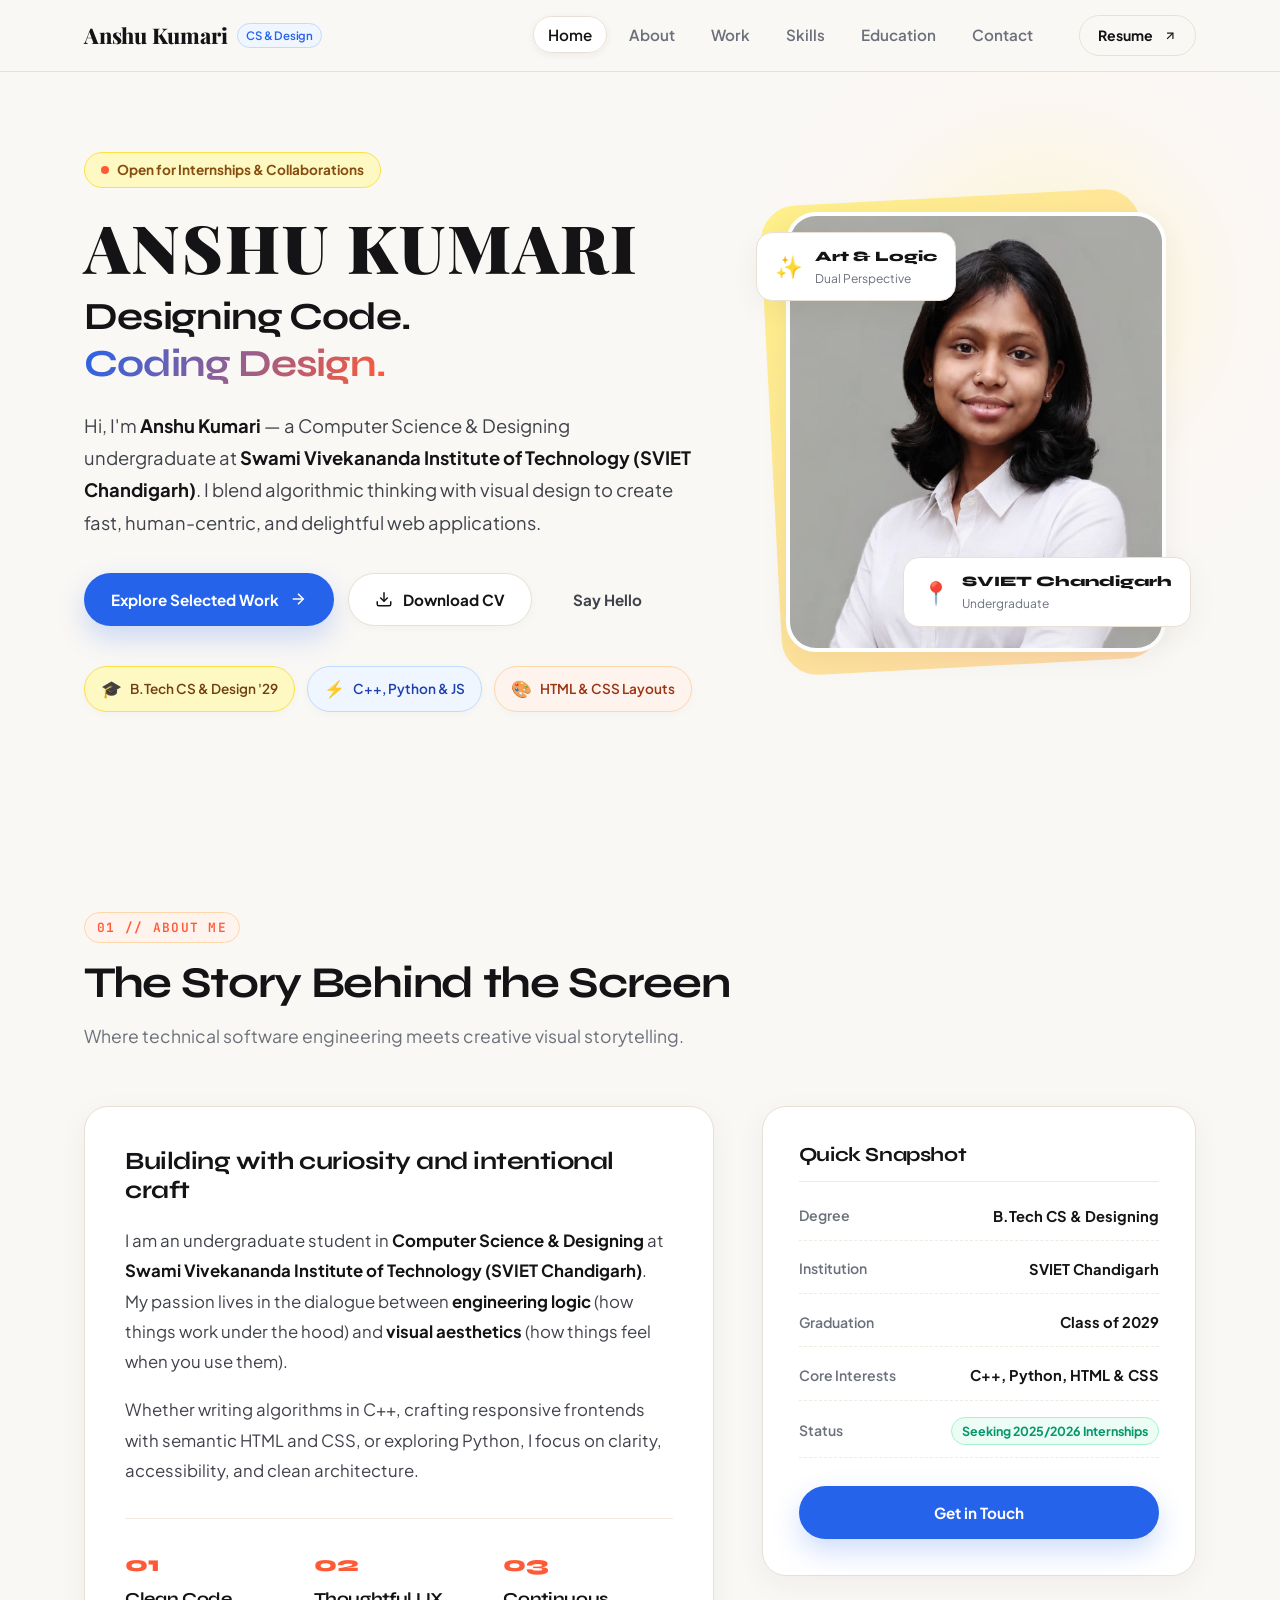
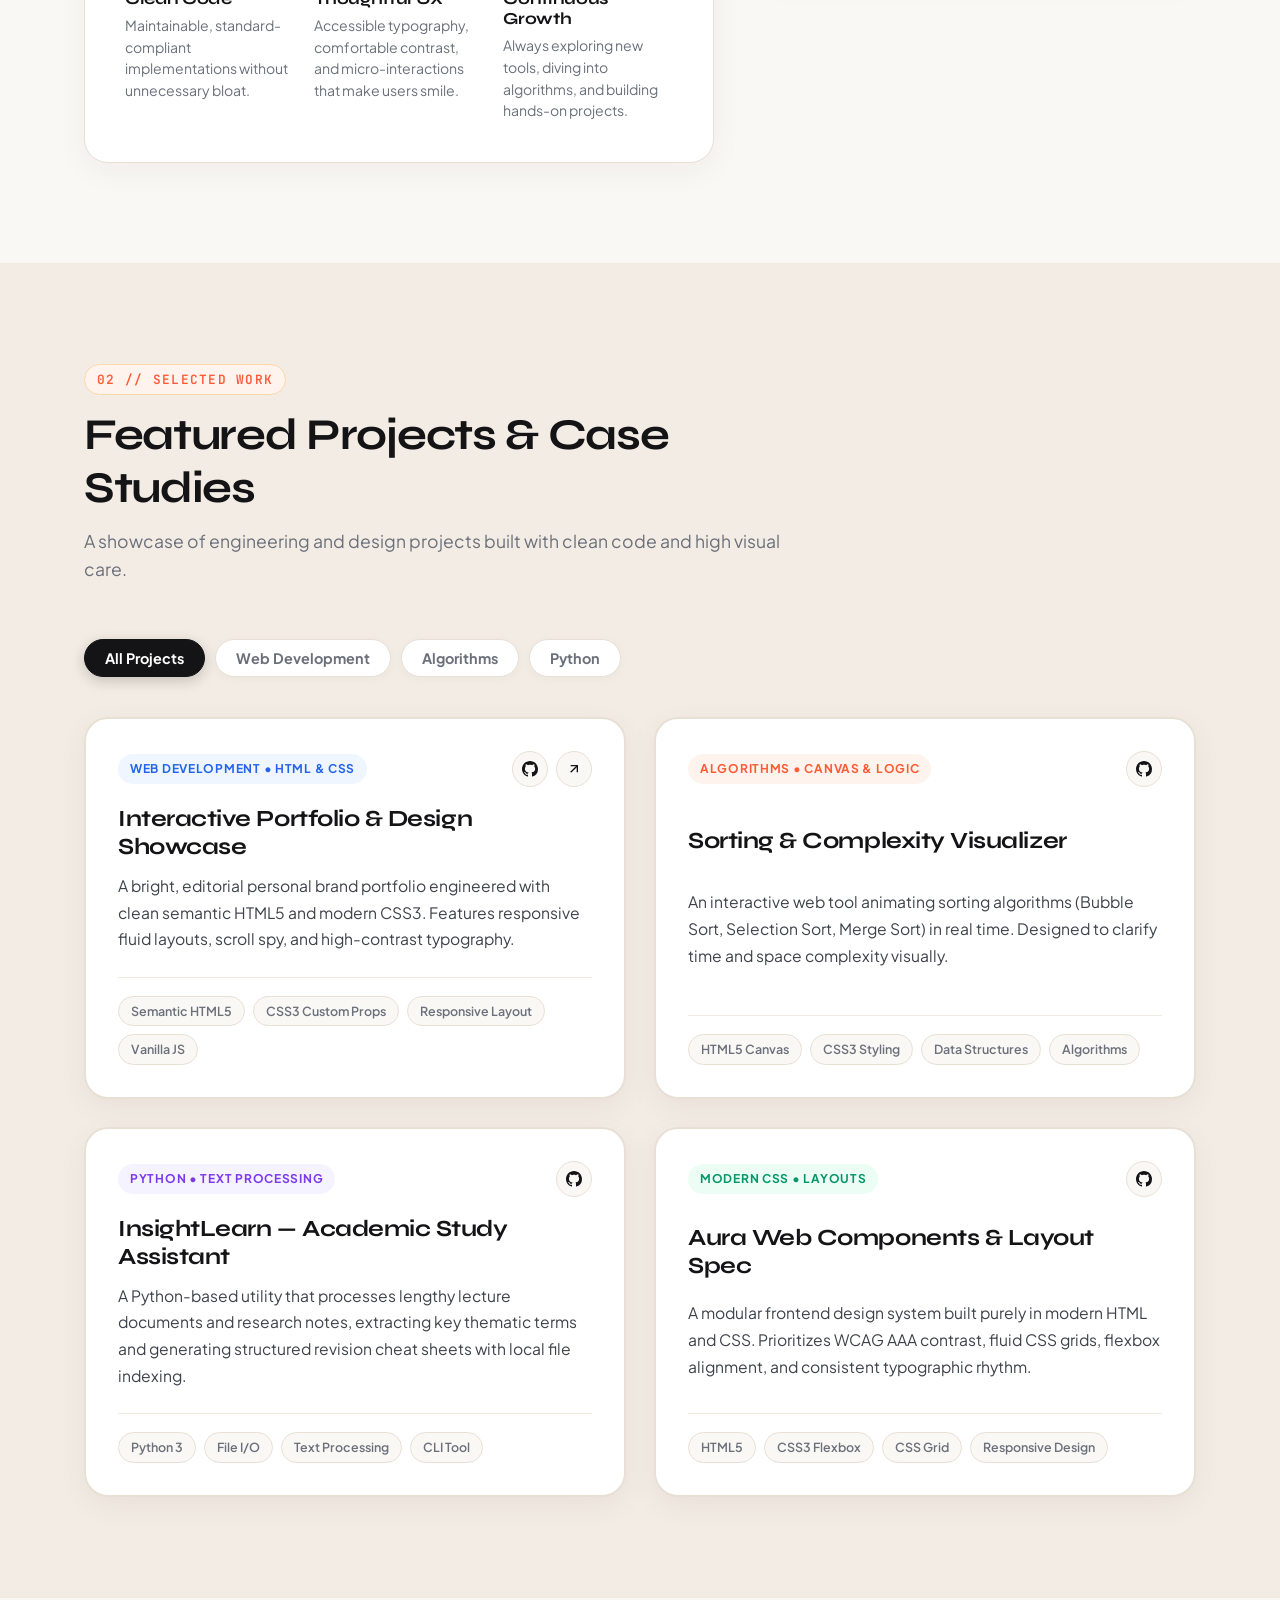
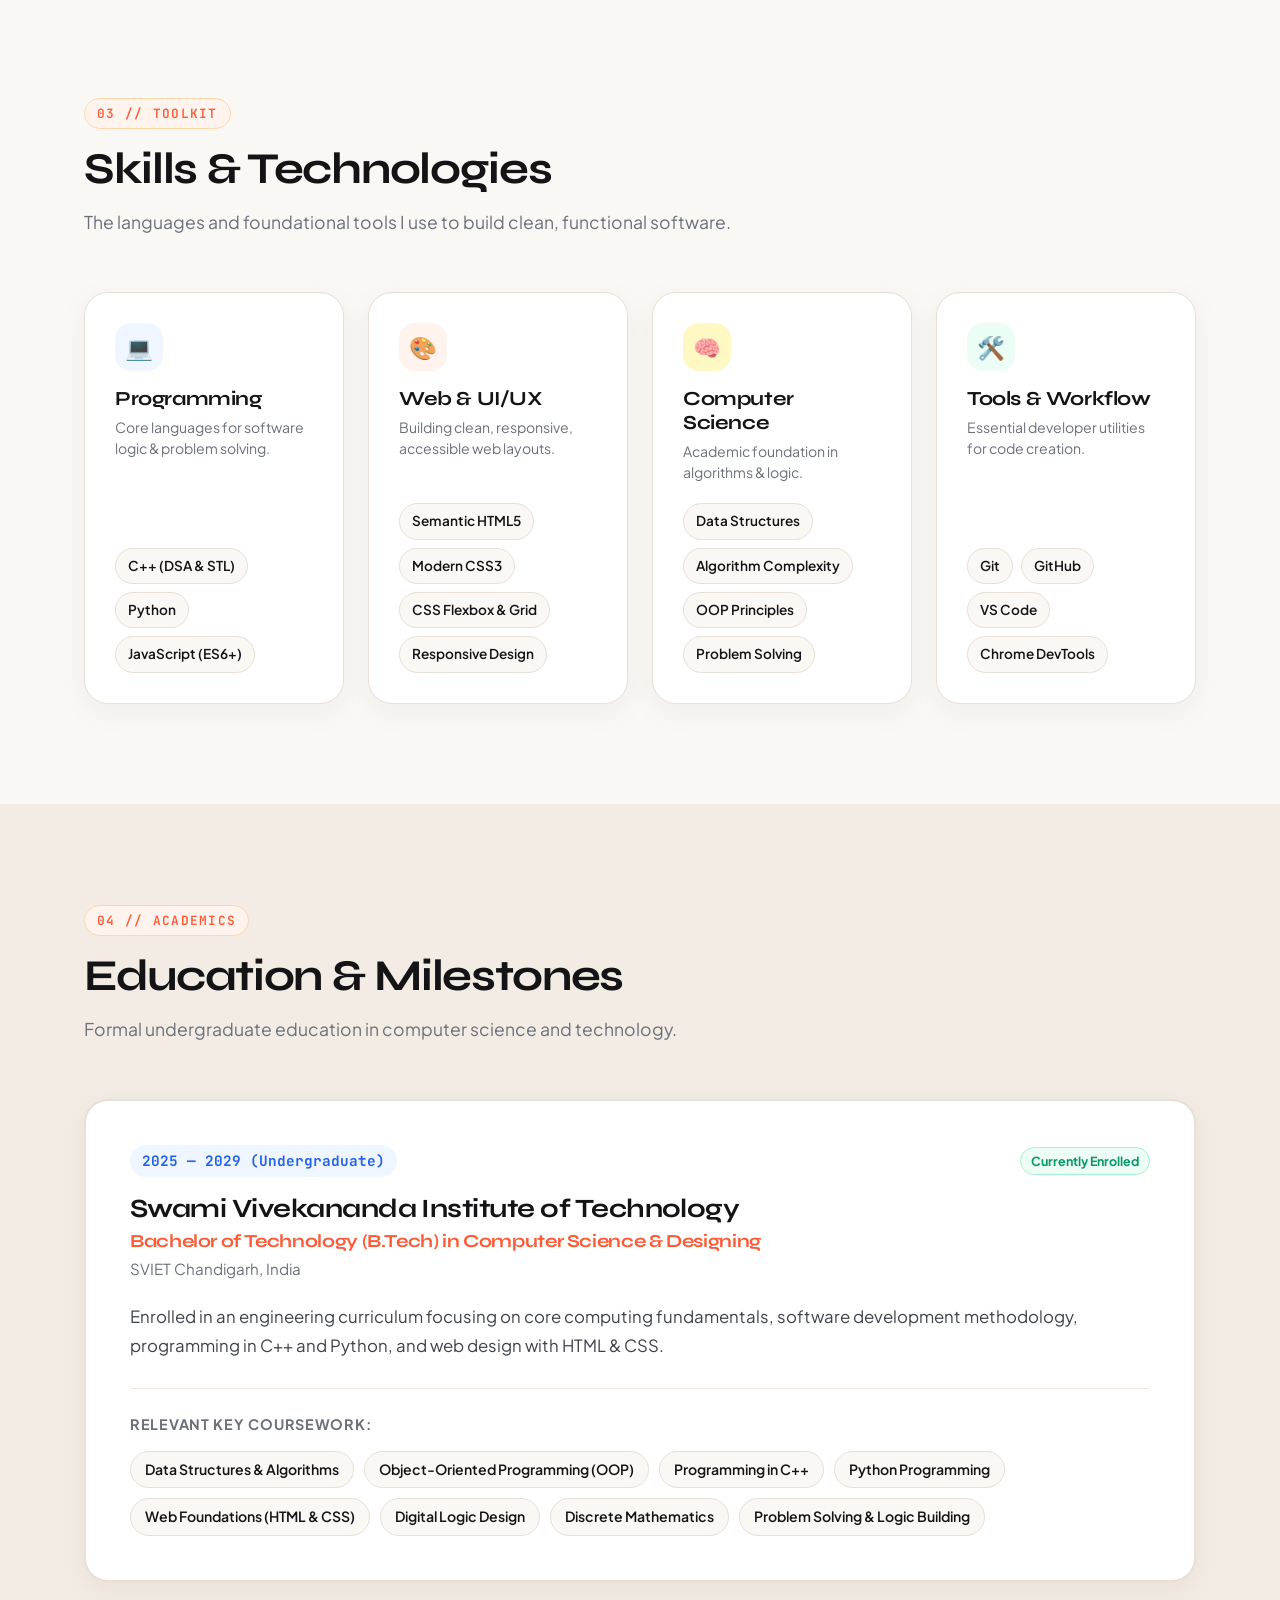
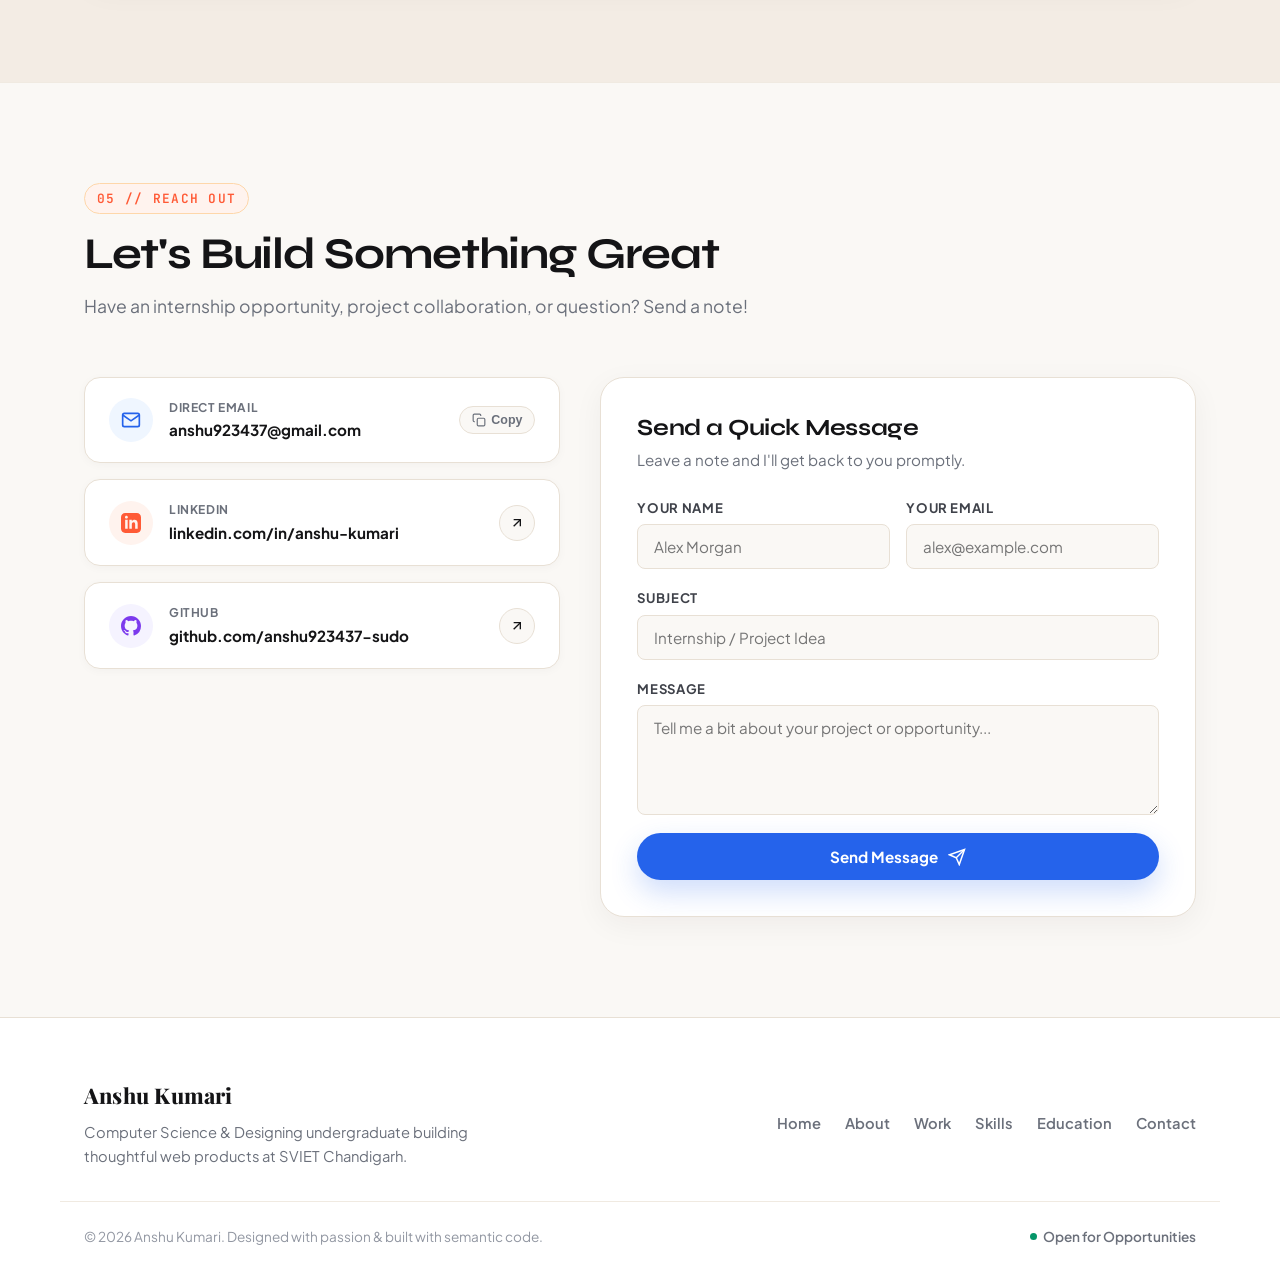
<file: Port -II/index.html>
<!DOCTYPE html>
<html lang="en">

<head>
    <meta charset="UTF-8">
    <meta name="viewport" content="width=device-width, initial-scale=1.0">
    <title>Anshu Kumari — Computer Science & Creative Interface Designer</title>
    <meta name="description"
        content="Personal portfolio of Anshu Kumari — Computer Science & Designing undergraduate at SVIET Chandigarh. Building modern web experiences, algorithms, and thoughtful user interfaces.">

    <!-- Google Fonts: Playfair Display for ANSHU KUMARI, Syne & Plus Jakarta Sans for bright editorial design -->
    <link rel="preconnect" href="https://fonts.googleapis.com">
    <link rel="preconnect" href="https://fonts.gstatic.com" crossorigin>
    <link
        href="https://fonts.googleapis.com/css2?family=Playfair+Display:ital,wght@0,700;0,800;0,900;1,700;1,800&family=Plus+Jakarta+Sans:wght@400;500;600;700;800&family=Syne:wght@600;700;800&family=JetBrains+Mono:wght@400;500;600&display=swap"
        rel="stylesheet">

    <!-- Stylesheet -->
    <link rel="stylesheet" href="stylesheet.css">
</head>

<body>
    <!-- Top Reading Progress -->
    <div id="scroll-progress" class="scroll-progress-line" aria-hidden="true"></div>

    <!--================ NAVIGATION =================-->
    <header class="site-header">
        <div class="nav-container">
            <a href="#hero" class="brand-logo" aria-label="Anshu Kumari Homepage">
                <span class="logo-name">Anshu Kumari</span>
                <span class="logo-badge">CS & Design</span>
            </a>

            <!-- Mobile Menu Toggle -->
            <button class="mobile-menu-btn" id="mobile-menu-btn" aria-label="Toggle navigation menu"
                aria-expanded="false">
                <span class="menu-bar"></span>
                <span class="menu-bar"></span>
                <span class="menu-bar"></span>
            </button>

            <!-- Navigation Links -->
            <nav class="nav-menu" id="nav-menu">
                <ul class="nav-list">
                    <li><a href="#hero" class="nav-item active">Home</a></li>
                    <li><a href="#about" class="nav-item">About</a></li>
                    <li><a href="#projects" class="nav-item">Work</a></li>
                    <li><a href="#skills" class="nav-item">Skills</a></li>
                    <li><a href="#education" class="nav-item">Education</a></li>
                    <li><a href="#contact" class="nav-item">Contact</a></li>
                </ul>

                <div class="nav-actions">
                    <a href="https://1drv.ms/b/c/6fbdc1cec8d3b12a/IQDV_QYx5hDGQbS_mRCusgAdAbJrKC9usT96sFJPbziSVYw?e=xewhM3"
                        target="_blank" rel="noopener noreferrer" class="btn btn-sm btn-outline">
                        <span>Resume</span>
                        <svg class="icon-arrow" viewBox="0 0 24 24" fill="none" stroke="currentColor" stroke-width="2">
                            <line x1="7" y1="17" x2="17" y2="7"></line>
                            <polyline points="7 7 17 7 17 17"></polyline>
                        </svg>
                    </a>
                </div>
            </nav>
        </div>
    </header>

    <main id="main-content">
        <!--================ HERO SECTION =================-->
        <section id="hero" class="hero-section">
            <div class="hero-bg-accent" aria-hidden="true"></div>
            <div class="section-container hero-grid">
                <!-- Left: Headline & Bio -->
                <div class="hero-text-content">
                    <div class="hero-pill-badge">
                        <span class="pulse-indicator"></span>
                        <span>Open for Internships & Collaborations</span>
                    </div>

                    <!-- Prominent ANSHU KUMARI with dedicated signature typography -->
                    <h1 class="hero-name-display">ANSHU KUMARI</h1>

                    <h2 class="hero-headline">
                        Designing Code.<br>
                        <span class="highlight-text">Coding Design.</span>
                    </h2>

                    <p class="hero-subheading">
                        Hi, I'm <strong>Anshu Kumari</strong> — a Computer Science & Designing undergraduate at
                        <strong>Swami Vivekananda Institute of Technology (SVIET Chandigarh)</strong>. I blend algorithmic
                        thinking with visual design to create fast, human-centric, and delightful web applications.
                    </p>

                    <!-- CTAs -->
                    <div class="hero-btn-group">
                        <a href="#projects" class="btn btn-primary">
                            <span>Explore Selected Work</span>
                            <svg class="btn-icon" viewBox="0 0 24 24" fill="none" stroke="currentColor"
                                stroke-width="2">
                                <line x1="5" y1="12" x2="19" y2="12"></line>
                                <polyline points="12 5 19 12 12 19"></polyline>
                            </svg>
                        </a>
                        <a href="https://1drv.ms/b/c/6fbdc1cec8d3b12a/IQDV_QYx5hDGQbS_mRCusgAdAbJrKC9usT96sFJPbziSVYw?e=xewhM3"
                            target="_blank" rel="noopener noreferrer" class="btn btn-secondary">
                            <svg class="btn-icon" viewBox="0 0 24 24" fill="none" stroke="currentColor"
                                stroke-width="2">
                                <path d="M21 15v4a2 2 0 0 1-2 2H5a2 2 0 0 1-2-2v-4"></path>
                                <polyline points="7 10 12 15 17 10"></polyline>
                                <line x1="12" y1="15" x2="12" y2="3"></line>
                            </svg>
                            <span>Download CV</span>
                        </a>
                        <a href="#contact" class="btn btn-ghost">
                            <span>Say Hello</span>
                        </a>
                    </div>

                    <!-- Highlights Strip -->
                    <div class="hero-highlights">
                        <div class="highlight-chip chip-yellow">
                            <span class="chip-emoji">🎓</span>
                            <span>B.Tech CS & Design '29</span>
                        </div>
                        <div class="highlight-chip chip-blue">
                            <span class="chip-emoji">⚡</span>
                            <span>C++, Python & JS</span>
                        </div>
                        <div class="highlight-chip chip-orange">
                            <span class="chip-emoji">🎨</span>
                            <span>HTML & CSS Layouts</span>
                        </div>
                    </div>
                </div>

                <!-- Right: Creative Visual Showcase Card -->
                <div class="hero-visual-showcase">
                    <div class="creative-portrait-card">
                        <div class="card-bg-shape" aria-hidden="true"></div>
                        <div class="portrait-wrapper">
                            <img src="myimage.jpeg" alt="Anshu Kumari" class="portrait-img">
                        </div>

                        <!-- Floating Creative Stickers -->
                        <div class="floating-sticker sticker-top">
                            <span class="sticker-icon">✨</span>
                            <div class="sticker-text">
                                <span class="sticker-main">Art & Logic</span>
                                <span class="sticker-sub">Dual Perspective</span>
                            </div>
                        </div>

                        <div class="floating-sticker sticker-bottom">
                            <span class="sticker-icon">📍</span>
                            <div class="sticker-text">
                                <span class="sticker-main">SVIET Chandigarh</span>
                                <span class="sticker-sub">Undergraduate</span>
                            </div>
                        </div>
                    </div>
                </div>
            </div>
        </section>

        <!--================ ABOUT SECTION =================-->
        <section id="about" class="section">
            <div class="section-container">
                <div class="section-header">
                    <span class="section-kicker">01 // ABOUT ME</span>
                    <h2 class="section-title">The Story Behind the Screen</h2>
                    <p class="section-description">
                        Where technical software engineering meets creative visual storytelling.
                    </p>
                </div>

                <div class="about-grid">
                    <!-- Bio Text -->
                    <div class="about-card-main">
                        <h3 class="about-subtitle">Building with curiosity and intentional craft</h3>
                        <p class="about-paragraph">
                            I am an undergraduate student in <strong>Computer Science & Designing</strong> at
                            <strong>Swami Vivekananda Institute of Technology (SVIET Chandigarh)</strong>. My passion
                            lives in the dialogue between <strong>engineering logic</strong> (how things work under the
                            hood) and <strong>visual aesthetics</strong> (how things feel when you use them).
                        </p>
                        <p class="about-paragraph">
                            Whether writing algorithms in C++, crafting responsive frontends with semantic HTML and CSS,
                            or exploring Python, I focus on clarity, accessibility, and clean architecture.
                        </p>

                        <div class="values-row">
                            <div class="value-item">
                                <div class="value-number">01</div>
                                <h4 class="value-title">Clean Code</h4>
                                <p class="value-desc">Maintainable, standard-compliant implementations without
                                    unnecessary bloat.</p>
                            </div>
                            <div class="value-item">
                                <div class="value-number">02</div>
                                <h4 class="value-title">Thoughtful UX</h4>
                                <p class="value-desc">Accessible typography, comfortable contrast, and micro-interactions
                                    that make users smile.</p>
                            </div>
                            <div class="value-item">
                                <div class="value-number">03</div>
                                <h4 class="value-title">Continuous Growth</h4>
                                <p class="value-desc">Always exploring new tools, diving into algorithms, and building
                                    hands-on projects.</p>
                            </div>
                        </div>
                    </div>

                    <!-- Snapshot Sidebar -->
                    <div class="about-sidebar-card">
                        <h3 class="sidebar-title">Quick Snapshot</h3>
                        <ul class="snapshot-list">
                            <li>
                                <span class="snap-label">Degree</span>
                                <span class="snap-val">B.Tech CS & Designing</span>
                            </li>
                            <li>
                                <span class="snap-label">Institution</span>
                                <span class="snap-val">SVIET Chandigarh</span>
                            </li>
                            <li>
                                <span class="snap-label">Graduation</span>
                                <span class="snap-val">Class of 2029</span>
                            </li>
                            <li>
                                <span class="snap-label">Core Interests</span>
                                <span class="snap-val">C++, Python, HTML & CSS</span>
                            </li>
                            <li>
                                <span class="snap-label">Status</span>
                                <span class="snap-badge">Seeking 2025/2026 Internships</span>
                            </li>
                        </ul>

                        <div class="sidebar-cta">
                            <a href="#contact" class="btn btn-primary btn-full">
                                <span>Get in Touch</span>
                            </a>
                        </div>
                    </div>
                </div>
            </div>
        </section>

        <!--================ PROJECTS SECTION =================-->
        <section id="projects" class="section section-warm">
            <div class="section-container">
                <div class="section-header">
                    <span class="section-kicker">02 // SELECTED WORK</span>
                    <h2 class="section-title">Featured Projects & Case Studies</h2>
                    <p class="section-description">
                        A showcase of engineering and design projects built with clean code and high visual care.
                    </p>
                </div>

                <!-- Filter Controls -->
                <div class="filter-wrapper">
                    <button class="filter-tab active" data-filter="all">All Projects</button>
                    <button class="filter-tab" data-filter="web">Web Development</button>
                    <button class="filter-tab" data-filter="algorithms">Algorithms</button>
                    <button class="filter-tab" data-filter="python">Python</button>
                </div>

                <!-- Projects Gallery -->
                <div class="projects-gallery">
                    <!-- Project 1 -->
                    <article class="project-card card-blue" data-category="web">
                        <div class="card-tag-row">
                            <span class="project-pill pill-blue">Web Development • HTML & CSS</span>
                            <div class="project-links">
                                <a href="https://github.com/anshu923437-sudo" target="_blank"
                                    rel="noopener noreferrer" class="link-circle" title="View Source on GitHub">
                                    <svg viewBox="0 0 24 24" fill="currentColor">
                                        <path
                                            d="M12 0C5.37 0 0 5.37 0 12c0 5.31 3.435 9.795 8.205 11.385.6.105.825-.255.825-.57 0-.285-.015-1.23-.015-2.235-3.015.555-3.795-.735-4.035-1.41-.135-.345-.72-1.41-1.23-1.695-.42-.225-1.02-.78-.015-.795.945-.015 1.62.87 1.845 1.23 1.08 1.815 2.805 1.305 3.495.99.105-.78.42-1.305.765-1.605-2.67-.3-5.46-1.335-5.46-5.925 0-1.305.465-2.385 1.23-3.225-.12-.3-.54-1.53.12-3.18 0 0 1.005-.315 3.3 1.23.96-.27 1.98-.405 3-.405s2.04.135 3 .405c2.295-1.56 3.3-1.23 3.3-1.23.66 1.65.24 2.88.12 3.18.765.84 1.23 1.905 1.23 3.225 0 4.605-2.805 5.625-5.475 5.925.435.375.81 1.095.81 2.22 0 1.605-.015 2.895-.015 3.3 0 .315.225.69.825.57A12.02 12.02 0 0024 12c0-6.63-5.37-12-12-12z" />
                                    </svg>
                                </a>
                                <a href="#hero" class="link-circle" title="View Live Demo">
                                    <svg viewBox="0 0 24 24" fill="none" stroke="currentColor" stroke-width="2">
                                        <line x1="7" y1="17" x2="17" y2="7"></line>
                                        <polyline points="7 7 17 7 17 17"></polyline>
                                    </svg>
                                </a>
                            </div>
                        </div>

                        <h3 class="card-title">Interactive Portfolio & Design Showcase</h3>
                        <p class="card-summary">
                            A bright, editorial personal brand portfolio engineered with clean semantic HTML5 and modern
                            CSS3. Features responsive fluid layouts, scroll spy, and high-contrast typography.
                        </p>

                        <div class="tech-stack-row">
                            <span class="tech-badge">Semantic HTML5</span>
                            <span class="tech-badge">CSS3 Custom Props</span>
                            <span class="tech-badge">Responsive Layout</span>
                            <span class="tech-badge">Vanilla JS</span>
                        </div>
                    </article>

                    <!-- Project 2 -->
                    <article class="project-card card-orange" data-category="algorithms web">
                        <div class="card-tag-row">
                            <span class="project-pill pill-orange">Algorithms • Canvas & Logic</span>
                            <div class="project-links">
                                <a href="https://github.com/anshu923437-sudo" target="_blank"
                                    rel="noopener noreferrer" class="link-circle" title="View Source on GitHub">
                                    <svg viewBox="0 0 24 24" fill="currentColor">
                                        <path
                                            d="M12 0C5.37 0 0 5.37 0 12c0 5.31 3.435 9.795 8.205 11.385.6.105.825-.255.825-.57 0-.285-.015-1.23-.015-2.235-3.015.555-3.795-.735-4.035-1.41-.135-.345-.72-1.41-1.23-1.695-.42-.225-1.02-.78-.015-.795.945-.015 1.62.87 1.845 1.23 1.08 1.815 2.805 1.305 3.495.99.105-.78.42-1.305.765-1.605-2.67-.3-5.46-1.335-5.46-5.925 0-1.305.465-2.385 1.23-3.225-.12-.3-.54-1.53.12-3.18 0 0 1.005-.315 3.3 1.23.96-.27 1.98-.405 3-.405s2.04.135 3 .405c2.295-1.56 3.3-1.23 3.3-1.23.66 1.65.24 2.88.12 3.18.765.84 1.23 1.905 1.23 3.225 0 4.605-2.805 5.625-5.475 5.925.435.375.81 1.095.81 2.22 0 1.605-.015 2.895-.015 3.3 0 .315.225.69.825.57A12.02 12.02 0 0024 12c0-6.63-5.37-12-12-12z" />
                                    </svg>
                                </a>
                            </div>
                        </div>

                        <h3 class="card-title">Sorting & Complexity Visualizer</h3>
                        <p class="card-summary">
                            An interactive web tool animating sorting algorithms (Bubble Sort, Selection Sort, Merge
                            Sort) in real time. Designed to clarify time and space complexity visually.
                        </p>

                        <div class="tech-stack-row">
                            <span class="tech-badge">HTML5 Canvas</span>
                            <span class="tech-badge">CSS3 Styling</span>
                            <span class="tech-badge">Data Structures</span>
                            <span class="tech-badge">Algorithms</span>
                        </div>
                    </article>

                    <!-- Project 3 -->
                    <article class="project-card card-purple" data-category="python">
                        <div class="card-tag-row">
                            <span class="project-pill pill-purple">Python • Text Processing</span>
                            <div class="project-links">
                                <a href="https://github.com/anshu923437-sudo" target="_blank"
                                    rel="noopener noreferrer" class="link-circle" title="View Source on GitHub">
                                    <svg viewBox="0 0 24 24" fill="currentColor">
                                        <path
                                            d="M12 0C5.37 0 0 5.37 0 12c0 5.31 3.435 9.795 8.205 11.385.6.105.825-.255.825-.57 0-.285-.015-1.23-.015-2.235-3.015.555-3.795-.735-4.035-1.41-.135-.345-.72-1.41-1.23-1.695-.42-.225-1.02-.78-.015-.795.945-.015 1.62.87 1.845 1.23 1.08 1.815 2.805 1.305 3.495.99.105-.78.42-1.305.765-1.605-2.67-.3-5.46-1.335-5.46-5.925 0-1.305.465-2.385 1.23-3.225-.12-.3-.54-1.53.12-3.18 0 0 1.005-.315 3.3 1.23.96-.27 1.98-.405 3-.405s2.04.135 3 .405c2.295-1.56 3.3-1.23 3.3-1.23.66 1.65.24 2.88.12 3.18.765.84 1.23 1.905 1.23 3.225 0 4.605-2.805 5.625-5.475 5.925.435.375.81 1.095.81 2.22 0 1.605-.015 2.895-.015 3.3 0 .315.225.69.825.57A12.02 12.02 0 0024 12c0-6.63-5.37-12-12-12z" />
                                    </svg>
                                </a>
                            </div>
                        </div>

                        <h3 class="card-title">InsightLearn — Academic Study Assistant</h3>
                        <p class="card-summary">
                            A Python-based utility that processes lengthy lecture documents and research notes,
                            extracting key thematic terms and generating structured revision cheat sheets with local file
                            indexing.
                        </p>

                        <div class="tech-stack-row">
                            <span class="tech-badge">Python 3</span>
                            <span class="tech-badge">File I/O</span>
                            <span class="tech-badge">Text Processing</span>
                            <span class="tech-badge">CLI Tool</span>
                        </div>
                    </article>

                    <!-- Project 4 -->
                    <article class="project-card card-green" data-category="web">
                        <div class="card-tag-row">
                            <span class="project-pill pill-green">Modern CSS • Layouts</span>
                            <div class="project-links">
                                <a href="https://github.com/anshu923437-sudo" target="_blank"
                                    rel="noopener noreferrer" class="link-circle" title="View Source on GitHub">
                                    <svg viewBox="0 0 24 24" fill="currentColor">
                                        <path
                                            d="M12 0C5.37 0 0 5.37 0 12c0 5.31 3.435 9.795 8.205 11.385.6.105.825-.255.825-.57 0-.285-.015-1.23-.015-2.235-3.015.555-3.795-.735-4.035-1.41-.135-.345-.72-1.41-1.23-1.695-.42-.225-1.02-.78-.015-.795.945-.015 1.62.87 1.845 1.23 1.08 1.815 2.805 1.305 3.495.99.105-.78.42-1.305.765-1.605-2.67-.3-5.46-1.335-5.46-5.925 0-1.305.465-2.385 1.23-3.225-.12-.3-.54-1.53.12-3.18 0 0 1.005-.315 3.3 1.23.96-.27 1.98-.405 3-.405s2.04.135 3 .405c2.295-1.56 3.3-1.23 3.3-1.23.66 1.65.24 2.88.12 3.18.765.84 1.23 1.905 1.23 3.225 0 4.605-2.805 5.625-5.475 5.925.435.375.81 1.095.81 2.22 0 1.605-.015 2.895-.015 3.3 0 .315.225.69.825.57A12.02 12.02 0 0024 12c0-6.63-5.37-12-12-12z" />
                                    </svg>
                                </a>
                            </div>
                        </div>

                        <h3 class="card-title">Aura Web Components & Layout Spec</h3>
                        <p class="card-summary">
                            A modular frontend design system built purely in modern HTML and CSS. Prioritizes WCAG
                            AAA contrast, fluid CSS grids, flexbox alignment, and consistent typographic rhythm.
                        </p>

                        <div class="tech-stack-row">
                            <span class="tech-badge">HTML5</span>
                            <span class="tech-badge">CSS3 Flexbox</span>
                            <span class="tech-badge">CSS Grid</span>
                            <span class="tech-badge">Responsive Design</span>
                        </div>
                    </article>
                </div>
            </div>
        </section>

        <!--================ SKILLS SECTION =================-->
        <section id="skills" class="section">
            <div class="section-container">
                <div class="section-header">
                    <span class="section-kicker">03 // TOOLKIT</span>
                    <h2 class="section-title">Skills & Technologies</h2>
                    <p class="section-description">
                        The languages and foundational tools I use to build clean, functional software.
                    </p>
                </div>

                <div class="skills-card-grid">
                    <!-- Programming -->
                    <div class="skill-category-card">
                        <div class="cat-icon-box box-blue">💻</div>
                        <h3 class="cat-heading">Programming</h3>
                        <p class="cat-sub">Core languages for software logic & problem solving.</p>
                        <div class="badge-cluster">
                            <span class="skill-pill">C++ (DSA & STL)</span>
                            <span class="skill-pill">Python</span>
                            <span class="skill-pill">JavaScript (ES6+)</span>
                        </div>
                    </div>

                    <!-- Web & UI/UX -->
                    <div class="skill-category-card">
                        <div class="cat-icon-box box-orange">🎨</div>
                        <h3 class="cat-heading">Web & UI/UX</h3>
                        <p class="cat-sub">Building clean, responsive, accessible web layouts.</p>
                        <div class="badge-cluster">
                            <span class="skill-pill">Semantic HTML5</span>
                            <span class="skill-pill">Modern CSS3</span>
                            <span class="skill-pill">CSS Flexbox & Grid</span>
                            <span class="skill-pill">Responsive Design</span>
                        </div>
                    </div>

                    <!-- Computer Science -->
                    <div class="skill-category-card">
                        <div class="cat-icon-box box-yellow">🧠</div>
                        <h3 class="cat-heading">Computer Science</h3>
                        <p class="cat-sub">Academic foundation in algorithms & logic.</p>
                        <div class="badge-cluster">
                            <span class="skill-pill">Data Structures</span>
                            <span class="skill-pill">Algorithm Complexity</span>
                            <span class="skill-pill">OOP Principles</span>
                            <span class="skill-pill">Problem Solving</span>
                        </div>
                    </div>

                    <!-- Tools & Workflow -->
                    <div class="skill-category-card">
                        <div class="cat-icon-box box-green">🛠️</div>
                        <h3 class="cat-heading">Tools & Workflow</h3>
                        <p class="cat-sub">Essential developer utilities for code creation.</p>
                        <div class="badge-cluster">
                            <span class="skill-pill">Git</span>
                            <span class="skill-pill">GitHub</span>
                            <span class="skill-pill">VS Code</span>
                            <span class="skill-pill">Chrome DevTools</span>
                        </div>
                    </div>
                </div>
            </div>
        </section>

        <!--================ EDUCATION SECTION =================-->
        <section id="education" class="section section-warm">
            <div class="section-container">
                <div class="section-header">
                    <span class="section-kicker">04 // ACADEMICS</span>
                    <h2 class="section-title">Education & Milestones</h2>
                    <p class="section-description">
                        Formal undergraduate education in computer science and technology.
                    </p>
                </div>

                <div class="education-card-main">
                    <div class="edu-top-meta">
                        <span class="edu-timeline-pill">2025 — 2029 (Undergraduate)</span>
                        <span class="edu-status-pill">Currently Enrolled</span>
                    </div>

                    <h3 class="edu-school">Swami Vivekananda Institute of Technology</h3>
                    <h4 class="edu-program">Bachelor of Technology (B.Tech) in Computer Science & Designing</h4>
                    <p class="edu-location">SVIET Chandigarh, India</p>

                    <p class="edu-narrative">
                        Enrolled in an engineering curriculum focusing on core computing fundamentals, software
                        development methodology, programming in C++ and Python, and web design with HTML & CSS.
                    </p>

                    <div class="coursework-container">
                        <span class="coursework-heading">Relevant Key Coursework:</span>
                        <div class="chips-flex">
                            <span class="chip-bubble">Data Structures & Algorithms</span>
                            <span class="chip-bubble">Object-Oriented Programming (OOP)</span>
                            <span class="chip-bubble">Programming in C++</span>
                            <span class="chip-bubble">Python Programming</span>
                            <span class="chip-bubble">Web Foundations (HTML & CSS)</span>
                            <span class="chip-bubble">Digital Logic Design</span>
                            <span class="chip-bubble">Discrete Mathematics</span>
                            <span class="chip-bubble">Problem Solving & Logic Building</span>
                        </div>
                    </div>
                </div>
            </div>
        </section>

        <!--================ CONTACT SECTION =================-->
        <section id="contact" class="section">
            <div class="section-container">
                <div class="section-header">
                    <span class="section-kicker">05 // REACH OUT</span>
                    <h2 class="section-title">Let's Build Something Great</h2>
                    <p class="section-description">
                        Have an internship opportunity, project collaboration, or question? Send a note!
                    </p>
                </div>

                <div class="contact-layout">
                    <!-- Left: Direct Channels -->
                    <div class="contact-cards-column">
                        <!-- Email Card -->
                        <div class="channel-card">
                            <div class="channel-icon-wrap icon-blue">
                                <svg viewBox="0 0 24 24" fill="none" stroke="currentColor" stroke-width="2">
                                    <path
                                        d="M4 4h16c1.1 0 2 .9 2 2v12c0 1.1-.9 2-2 2H4c-1.1 0-2-.9-2-2V6c0-1.1.9-2 2-2z">
                                    </path>
                                    <polyline points="22,6 12,13 2,6"></polyline>
                                </svg>
                            </div>
                            <div class="channel-text">
                                <span class="channel-label">Direct Email</span>
                                <a href="mailto:anshu923437@gmail.com" class="channel-link">anshu923437@gmail.com</a>
                            </div>
                            <button id="copy-email-btn" class="btn-copy-chip" title="Copy email address">
                                <svg viewBox="0 0 24 24" fill="none" stroke="currentColor" stroke-width="2">
                                    <rect x="9" y="9" width="13" height="13" rx="2" ry="2"></rect>
                                    <path d="M5 15H4a2 2 0 0 1-2-2V4a2 2 0 0 1 2-2h9a2 2 0 0 1 2 2v1"></path>
                                </svg>
                                <span class="copy-label">Copy</span>
                            </button>
                        </div>

                        <!-- LinkedIn Card -->
                        <div class="channel-card">
                            <div class="channel-icon-wrap icon-orange">
                                <svg viewBox="0 0 24 24" fill="currentColor">
                                    <path
                                        d="M19 0h-14c-2.761 0-5 2.239-5 5v14c0 2.761 2.239 5 5 5h14c2.762 0 5-2.239 5-5v-14c0-2.761-2.238-5-5-5zm-11 19h-3v-11h3v11zm-1.5-12.268c-.966 0-1.75-.79-1.75-1.764s.784-1.764 1.75-1.764 1.75.79 1.75 1.764-.783 1.764-1.75 1.764zm13.5 12.268h-3v-5.604c0-3.368-4-3.113-4 0v5.604h-3v-11h3v1.765c1.396-2.586 7-2.777 7 2.476v6.759z" />
                                </svg>
                            </div>
                            <div class="channel-text">
                                <span class="channel-label">LinkedIn</span>
                                <a href="https://www.linkedin.com/in/anshu-kumari-54693337a" target="_blank"
                                    rel="noopener noreferrer" class="channel-link">linkedin.com/in/anshu-kumari</a>
                            </div>
                            <a href="https://www.linkedin.com/in/anshu-kumari-54693337a" target="_blank"
                                rel="noopener noreferrer" class="link-circle" title="Open LinkedIn profile">
                                <svg viewBox="0 0 24 24" fill="none" stroke="currentColor" stroke-width="2">
                                    <line x1="7" y1="17" x2="17" y2="7"></line>
                                    <polyline points="7 7 17 7 17 17"></polyline>
                                </svg>
                            </a>
                        </div>

                        <!-- GitHub Card -->
                        <div class="channel-card">
                            <div class="channel-icon-wrap icon-purple">
                                <svg viewBox="0 0 24 24" fill="currentColor">
                                    <path
                                        d="M12 0C5.37 0 0 5.37 0 12c0 5.31 3.435 9.795 8.205 11.385.6.105.825-.255.825-.57 0-.285-.015-1.23-.015-2.235-3.015.555-3.795-.735-4.035-1.41-.135-.345-.72-1.41-1.23-1.695-.42-.225-1.02-.78-.015-.795.945-.015 1.62.87 1.845 1.23 1.08 1.815 2.805 1.305 3.495.99.105-.78.42-1.305.765-1.605-2.67-.3-5.46-1.335-5.46-5.925 0-1.305.465-2.385 1.23-3.225-.12-.3-.54-1.53.12-3.18 0 0 1.005-.315 3.3 1.23.96-.27 1.98-.405 3-.405s2.04.135 3 .405c2.295-1.56 3.3-1.23 3.3-1.23.66 1.65.24 2.88.12 3.18.765.84 1.23 1.905 1.23 3.225 0 4.605-2.805 5.625-5.475 5.925.435.375.81 1.095.81 2.22 0 1.605-.015 2.895-.015 3.3 0 .315.225.69.825.57A12.02 12.02 0 0024 12c0-6.63-5.37-12-12-12z" />
                                </svg>
                            </div>
                            <div class="channel-text">
                                <span class="channel-label">GitHub</span>
                                <a href="https://github.com/anshu923437-sudo" target="_blank"
                                    rel="noopener noreferrer" class="channel-link">github.com/anshu923437-sudo</a>
                            </div>
                            <a href="https://github.com/anshu923437-sudo" target="_blank" rel="noopener noreferrer"
                                class="link-circle" title="Open GitHub profile">
                                <svg viewBox="0 0 24 24" fill="none" stroke="currentColor" stroke-width="2">
                                    <line x1="7" y1="17" x2="17" y2="7"></line>
                                    <polyline points="7 7 17 7 17 17"></polyline>
                                </svg>
                            </a>
                        </div>
                    </div>

                    <!-- Right: Message Form -->
                    <div class="contact-form-card">
                        <h3 class="form-title">Send a Quick Message</h3>
                        <p class="form-description">Leave a note and I'll get back to you promptly.</p>

                        <form id="contact-form" class="clean-form">
                            <div class="form-row">
                                <div class="form-control">
                                    <label for="sender-name">Your Name</label>
                                    <input type="text" id="sender-name" name="name" placeholder="Alex Morgan" required>
                                </div>
                                <div class="form-control">
                                    <label for="sender-email">Your Email</label>
                                    <input type="email" id="sender-email" name="email" placeholder="alex@example.com"
                                        required>
                                </div>
                            </div>

                            <div class="form-control">
                                <label for="sender-subject">Subject</label>
                                <input type="text" id="sender-subject" name="subject"
                                    placeholder="Internship / Project Idea" required>
                            </div>

                            <div class="form-control">
                                <label for="sender-message">Message</label>
                                <textarea id="sender-message" name="message" rows="4"
                                    placeholder="Tell me a bit about your project or opportunity..." required></textarea>
                            </div>

                            <button type="submit" class="btn btn-primary btn-full" id="submit-form-btn">
                                <span>Send Message</span>
                                <svg class="btn-icon" viewBox="0 0 24 24" fill="none" stroke="currentColor"
                                    stroke-width="2">
                                    <line x1="22" y1="2" x2="11" y2="13"></line>
                                    <polygon points="22 2 15 22 11 13 2 9 22 2"></polygon>
                                </svg>
                            </button>
                        </form>

                        <div id="form-feedback" class="form-feedback-alert" aria-live="polite"></div>
                    </div>
                </div>
            </div>
        </section>
    </main>

    <!--================ FOOTER =================-->
    <footer class="site-footer">
        <div class="section-container footer-flex">
            <div class="footer-left">
                <span class="footer-brand">Anshu Kumari</span>
                <p class="footer-copy">
                    Computer Science & Designing undergraduate building thoughtful web products at SVIET Chandigarh.
                </p>
            </div>

            <ul class="footer-links">
                <li><a href="#hero">Home</a></li>
                <li><a href="#about">About</a></li>
                <li><a href="#projects">Work</a></li>
                <li><a href="#skills">Skills</a></li>
                <li><a href="#education">Education</a></li>
                <li><a href="#contact">Contact</a></li>
            </ul>
        </div>

        <div class="section-container footer-sub-row">
            <p>© 2026 Anshu Kumari. Designed with passion & built with semantic code.</p>
            <div class="footer-badge">
                <span class="dot-green"></span>
                <span>Open for Opportunities</span>
            </div>
        </div>
    </footer>

    <!-- Back to Top Button -->
    <button id="back-to-top" class="back-to-top-btn" aria-label="Return to top of page">
        <svg viewBox="0 0 24 24" fill="none" stroke="currentColor" stroke-width="2.5">
            <polyline points="18 15 12 9 6 15"></polyline>
        </svg>
    </button>

    <!-- Custom Client Script -->
    <script src="jscript.js"></script>
</body>

</html>
</file>
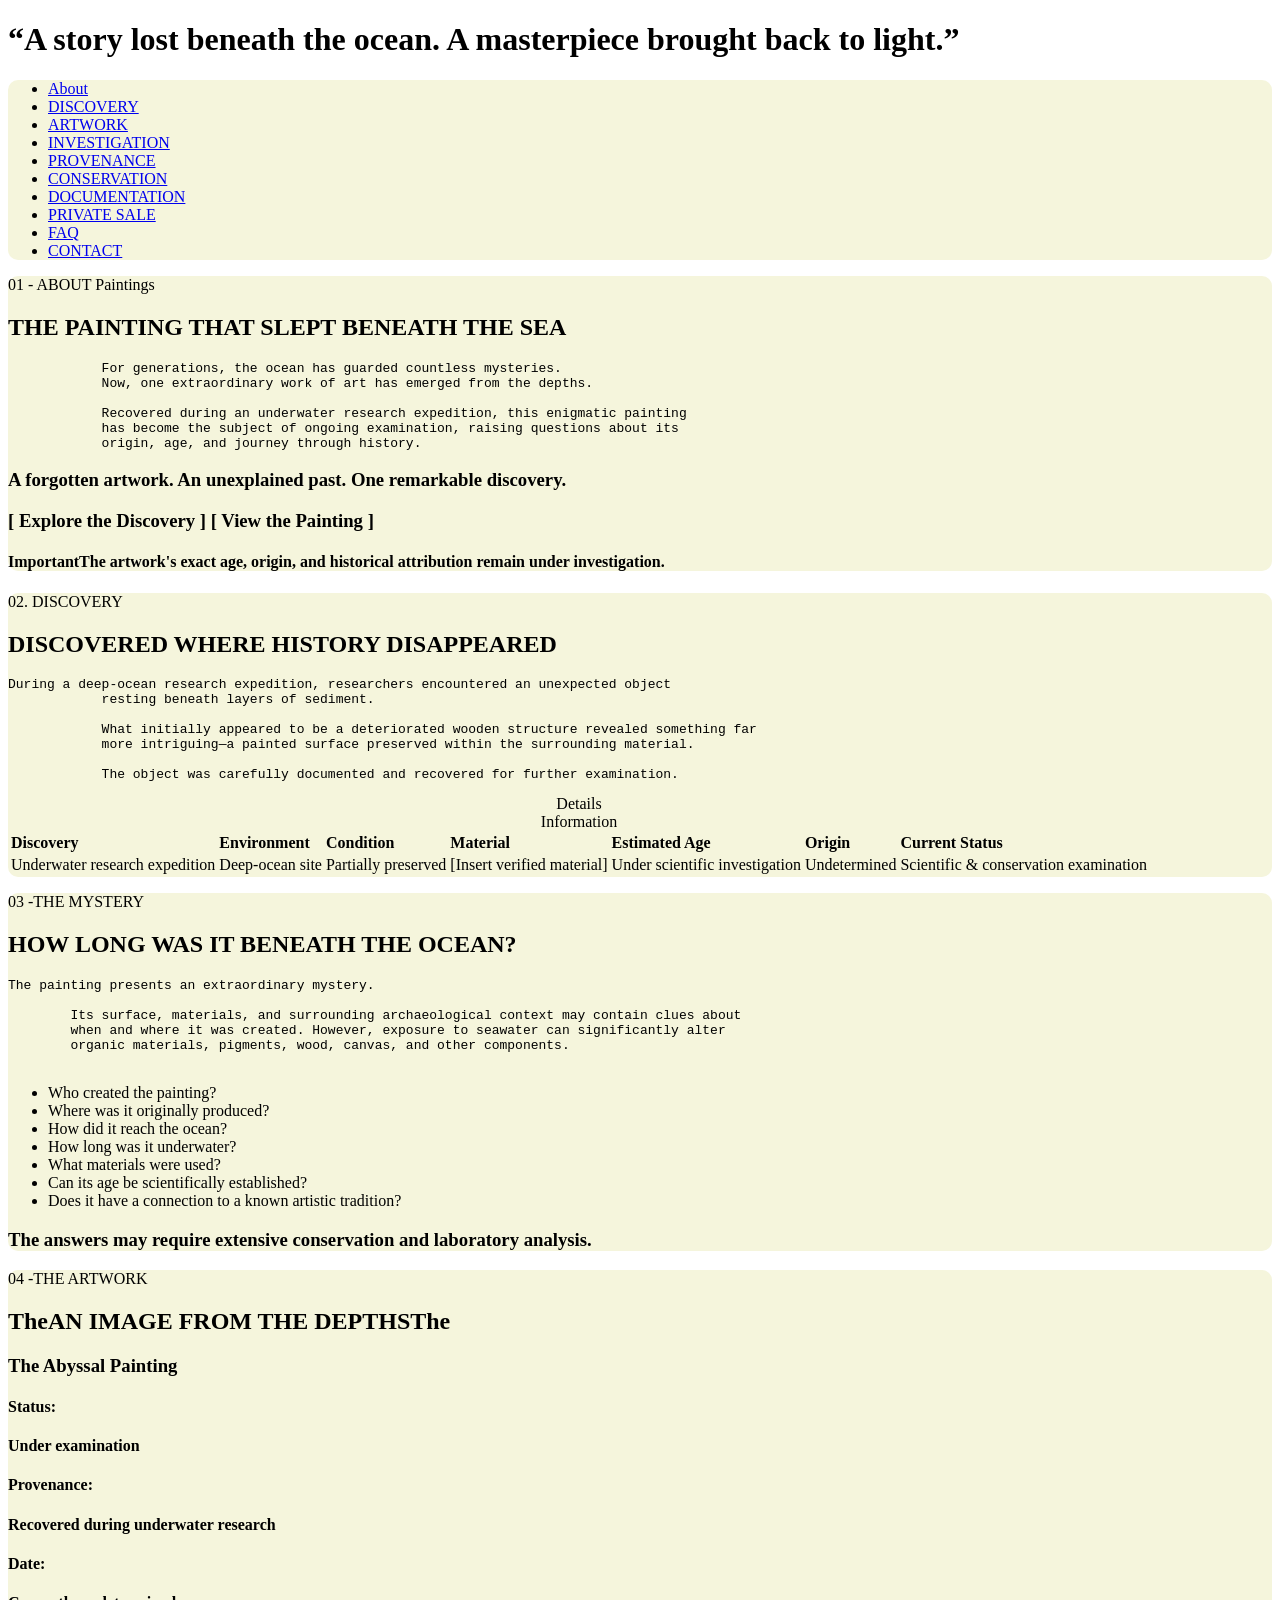
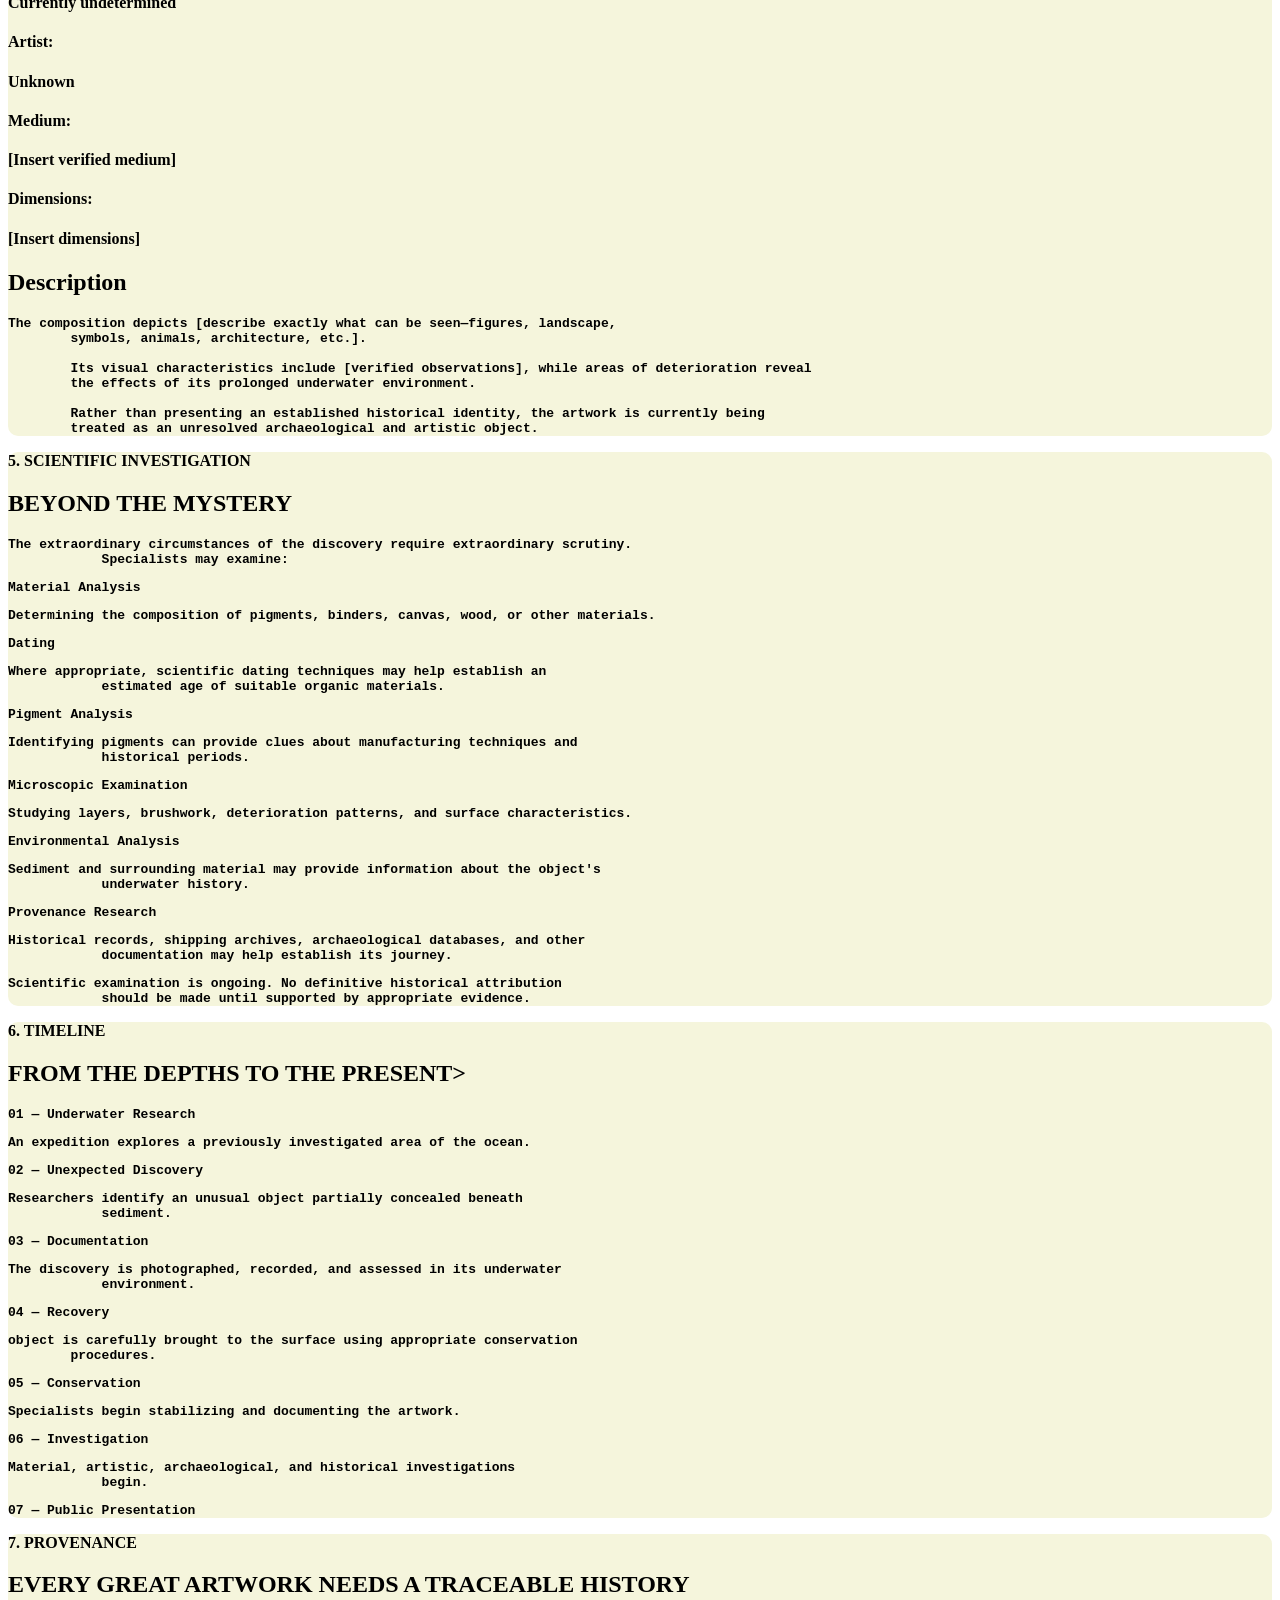
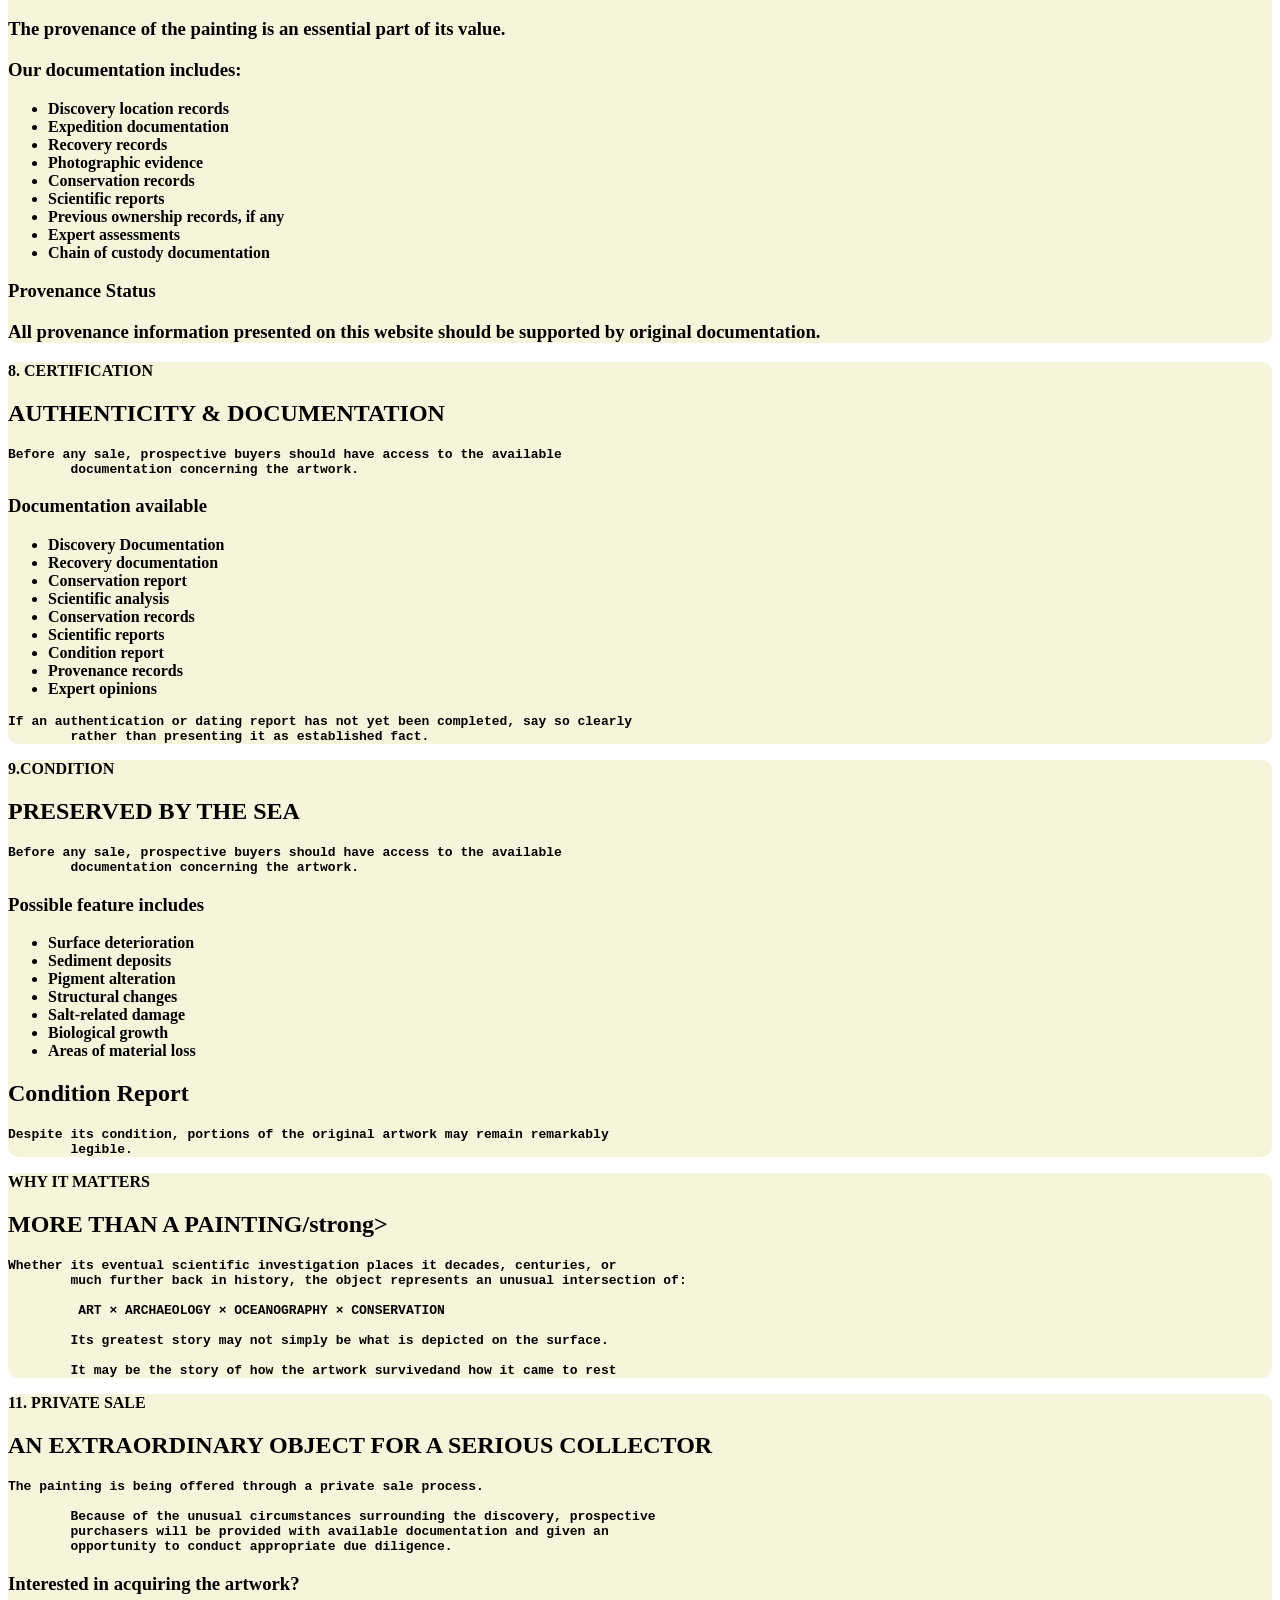
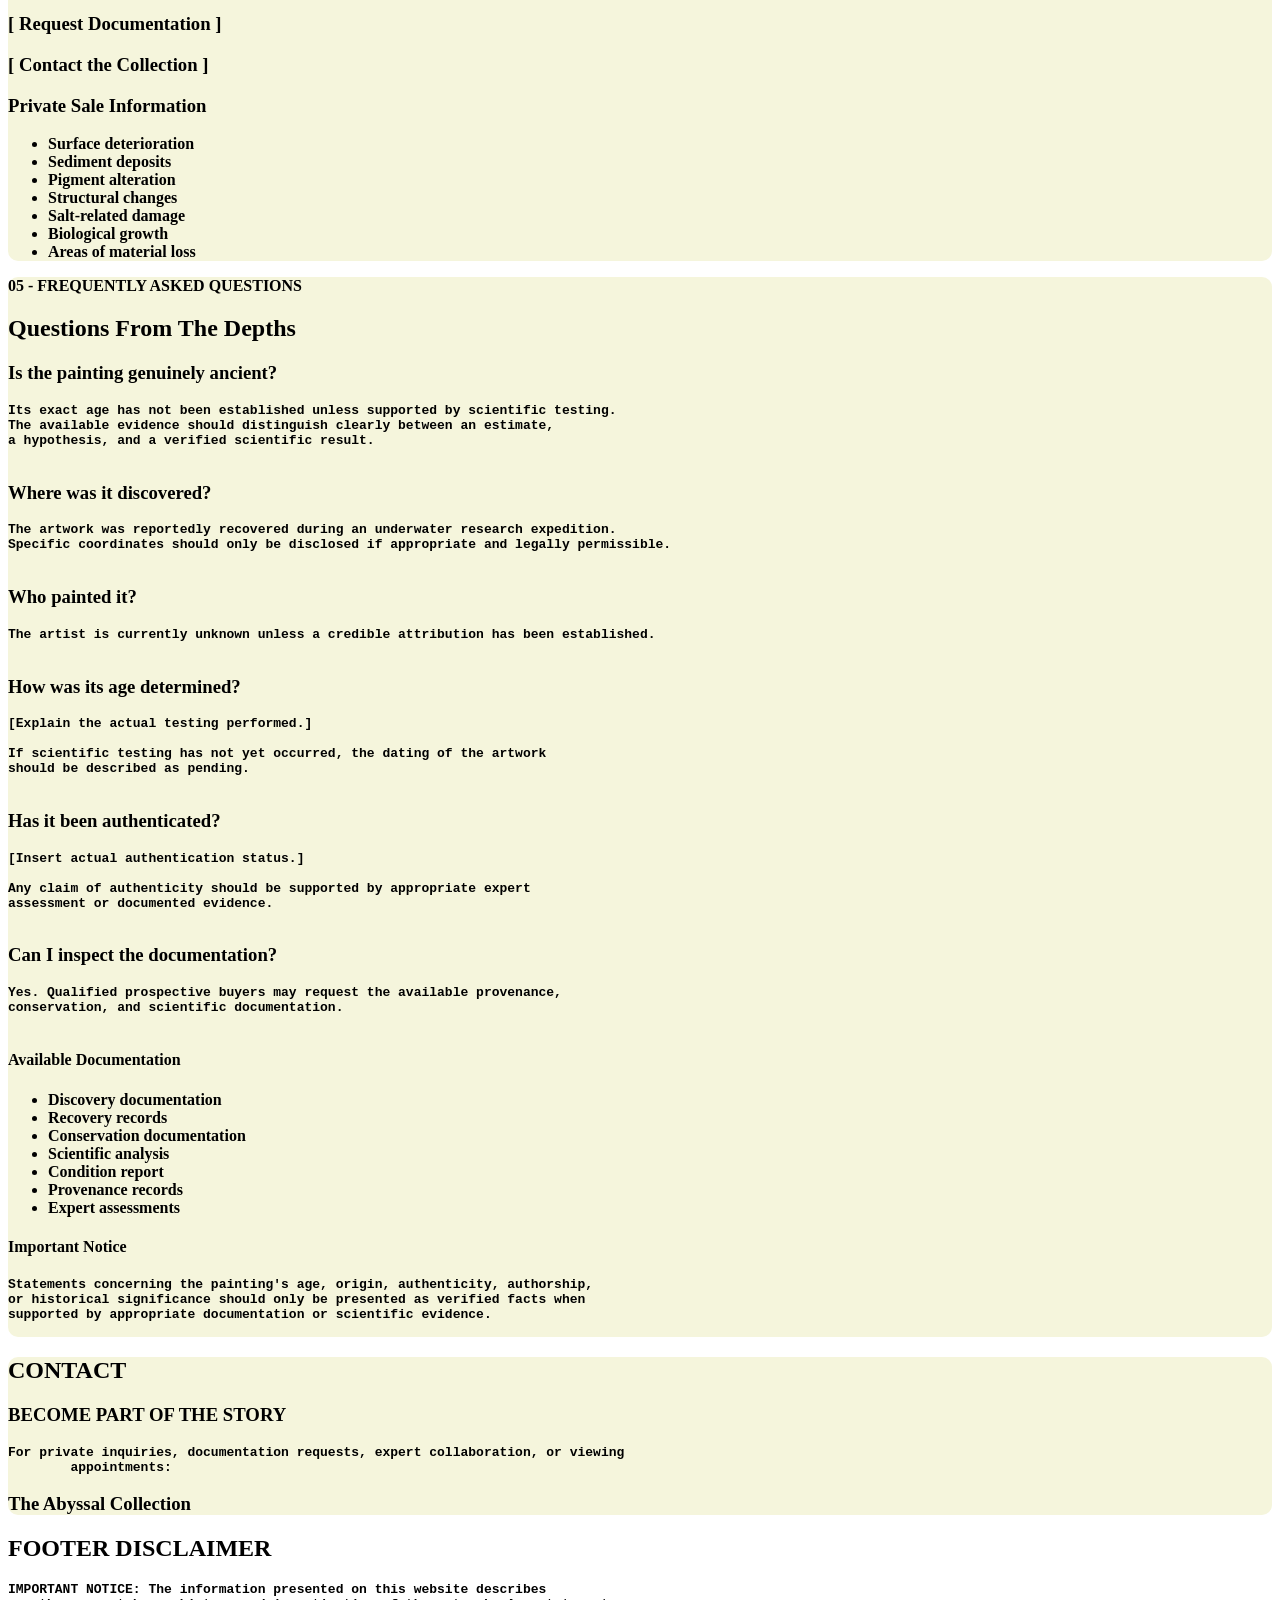
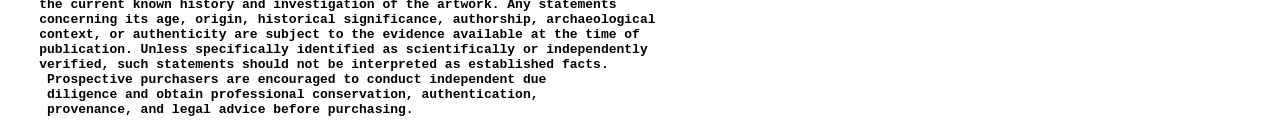
<file: Port -II/webD-1/index.html>
<!DOCTYPE html>
<html lang="en">

<head>
    <meta charset="UTF-8">
    <meta name="viewport" content="width=device-width, initial-scale=1.0">
    <title>The Abyssal Canvas</title>
    <h1>“A story lost beneath the ocean. A masterpiece brought back to light.”</h1>
    <link rel="stylesheet" href="stylesheet.css">
</head>

<body>
    <!--============================================ section 1 ==================================================-->
    <section>
        <nav>
            <ul>
                <li><a href="#Home" class="nav">About</a></li>
                <li><a href="#discovery" class="nav">DISCOVERY</a></li>
                <li><a href="#artwork" class="nav"> ARTWORK</li></a></li>
                <li><a href="#investigattion" class="nav">INVESTIGATION</a></li>
                <li><a href="#provenance" class="nav">PROVENANCE</a></li>
                <li><a href="#Home" class="nav">CONSERVATION</a></li>
                <li><a href="#About" class=" nav">DOCUMENTATION</a></li>
                <li><a href="#About" class=" nav">PRIVATE SALE</a> </li>
                <li><a href="#mystery" class=" nav">FAQ</a></li>
                <li><a href="#contact" class="nav">CONTACT</a></li>

            </ul>
        </nav>
    </section>

    <!--================================================= section 2 ==================================================-->
    <section class="hero-Section">
        <p class="section-label">01 - ABOUT Paintings</p>
        <h2>THE PAINTING THAT SLEPT BENEATH THE SEA</h2>
        <pre>
            For generations, the ocean has guarded countless mysteries.
            Now, one extraordinary work of art has emerged from the depths.

            Recovered during an underwater research expedition, this enigmatic painting
            has become the subject of ongoing examination, raising questions about its 
            origin, age, and journey through history.</pre>

        <h3>A forgotten artwork. An unexplained past. One remarkable discovery.</h3>
        <h3><strong>[ Explore the Discovery ]
                [ View the Painting ]</strong></h3>

        <h4><strong>Important</strong>The artwork's exact age, origin, and historical attribution remain under
            investigation.</h4>
    </section>

    <!--================================================== section 3 ====================================================-->

    <section class="discovery">
        <p class="section-label">02. DISCOVERY</p>
        <h2>DISCOVERED WHERE HISTORY DISAPPEARED</h2>
        <pre>During a deep-ocean research expedition, researchers encountered an unexpected object
            resting beneath layers of sediment.

            What initially appeared to be a deteriorated wooden structure revealed something far 
            more intriguing—a painted surface preserved within the surrounding material.

            The object was carefully documented and recovered for further examination.</pre>
        <table>
            <caption>Details</caption>
            <tr>
                <th>Discovery</th>
                <th>Environment</th>
                <th>Condition</th>
                <th>Material</th>
                <th>Estimated Age</th>
                <th>Origin</th>
                <th>Current Status</th>
            </tr>

            <caption>Information</caption>
            <tr>
                <td>Underwater research expedition</td>
                <td>Deep-ocean site</td>
                <td>Partially preserved</td>
                <td>[Insert verified material]</td>
                <td>Under scientific investigation</td>
                <td>Undetermined</td>
                <td>Scientific & conservation examination</td>

            </tr>
        </table>
    </section>
    <!--================================================== section 4 ====================================================-->
    <section>
        <p class="section-label">03 -THE MYSTERY </p>
        <h2>HOW LONG WAS IT BENEATH THE OCEAN?</h2>
        <pre>The painting presents an extraordinary mystery.

        Its surface, materials, and surrounding archaeological context may contain clues about
        when and where it was created. However, exposure to seawater can significantly alter 
        organic materials, pigments, wood, canvas, and other components.
    </pre>
        <ul>
            <li>Who created the painting?</li>
            <li>Where was it originally produced?</li>
            <li>How did it reach the ocean?</li>
            <li>How long was it underwater?</li>
            <li>What materials were used?</li>
            <li>Can its age be scientifically established?</li>
            <li>Does it have a connection to a known artistic tradition?</li>

        </ul>
        <h3><strong>The answers may require extensive conservation and laboratory analysis.</strong></h3>

    </section>
    <!--================================================== section 5 ====================================================-->
    <section>
        <p class="section-label">04 -THE ARTWORK</p>
        <h2><strong>TheAN IMAGE FROM THE DEPTHS<strong>The</h2>
        <h3>The Abyssal Painting</h3>

        <h4><strong>Status:</strong></h4>
        <h4>Under examination</h4>

        <h4><strong>Provenance:</strong></h4>
        <h4>Recovered during underwater research</h4>

        <h4><strong>Date:</strong></h4>
        <h4>Currently undetermined</h4>

        <h4><strong>Artist:</strong></h4>
        <h4>Unknown</h4>

        <h4><strong>Medium:</strong></h4>
        <h4>[Insert verified medium]</h4>

        <h4><strong>Dimensions:</strong></h4>
        <h4>[Insert dimensions]</h4>

        <h2><strong>Description</strong></h2>
        <pre>The composition depicts [describe exactly what can be seen—figures, landscape,
        symbols, animals, architecture, etc.].

        Its visual characteristics include [verified observations], while areas of deterioration reveal 
        the effects of its prolonged underwater environment.

        Rather than presenting an established historical identity, the artwork is currently being
        treated as an unresolved archaeological and artistic object.</pre>

    </section>

    <!--================================================== section 6 ====================================================-->
    <section>
        <p class="section-label">5. SCIENTIFIC INVESTIGATION</p>
        <h2><strong>BEYOND THE MYSTERY</strong></h2>
        <pre>The extraordinary circumstances of the discovery require extraordinary scrutiny.
            Specialists may examine:</pre>

        <pre><strong>Material Analysis</strong></pre>
        <pre>Determining the composition of pigments, binders, canvas, wood, or other materials.</pre>
        <pre><strong>Dating</strong></pre>
        <pre>Where appropriate, scientific dating techniques may help establish an 
            estimated age of suitable organic materials.</pre>
        <pre><strong>Pigment Analysis</strong></pre>
        <pre>Identifying pigments can provide clues about manufacturing techniques and
            historical periods.</pre>

        <pre><strong>Microscopic Examination</strong></pre>
        <pre>Studying layers, brushwork, deterioration patterns, and surface characteristics.</pre>

        <pre><strong>Environmental Analysis</strong></pre>
        <pre>Sediment and surrounding material may provide information about the object's 
            underwater history.</pre>

        <pre><strong>Provenance Research</strong></pre>
        <pre>Historical records, shipping archives, archaeological databases, and other
            documentation may help establish its journey.</pre>

        <pre><strong>Scientific examination is ongoing. No definitive historical attribution 
            should be made until supported by appropriate evidence.</strong></pre>
    </section>
    <!--================================================== section 7 ====================================================-->
    <section>
        <p class="section-label">6. TIMELINE</p>
        <h2><strong>FROM THE DEPTHS TO THE PRESENT></strong></h2>

        <pre><strong>01 — Underwater Research</strong></pre>
        <pre>An expedition explores a previously investigated area of the ocean.</pre>

        <pre><strong>02 — Unexpected Discovery</strong></pre>
        <pre>Researchers identify an unusual object partially concealed beneath 
            sediment.</pre>

        <pre><strong>03 — Documentation</strong></pre>
        <pre>The discovery is photographed, recorded, and assessed in its underwater 
            environment.</pre>

        <pre><strong>04 — Recovery</strong></pre>
        <pre>object is carefully brought to the surface using appropriate conservation
        procedures.</pre>

        <pre><strong>05 — Conservation</strong></pre>
        <pre>Specialists begin stabilizing and documenting the artwork.</pre>

        <pre><strong>06 — Investigation</strong></pre>
        <pre>Material, artistic, archaeological, and historical investigations 
            begin.</pre>

        <pre><strong>07 — Public Presentation</strong></pre>
        <preThe discovery is presented alongside available evidence and documented uncertainties.</pre>
    </section>

    <!--================================================== section 8 ====================================================-->
    <section>
        <p class="section-label">7. PROVENANCE</p>
        <h2><strong>EVERY GREAT ARTWORK NEEDS A TRACEABLE HISTORY</strong></h2>

        <h3>The provenance of the painting is an essential part of its value.</h3>
        <h3>Our documentation includes:</h3>

        <ul>
            <li>Discovery location records</li>
            <li>Expedition documentation</li>
            <li>Recovery records</li>
            <li>Photographic evidence</li>
            <li>Conservation records</li>
            <li>Scientific reports</li>
            <li>Previous ownership records, if any</li>
            <li>Expert assessments</li>
            <li>Chain of custody documentation</li>
        </ul>

        <h3><strong>Provenance Status</strong></h3>

        <h3>All provenance information presented on this website should be supported
            by original documentation.</h3>
    </section>


    <!--================================================== section 9 ====================================================-->
    <section>
        <p class="section-label">8. CERTIFICATION</p>
        <h2><strong>AUTHENTICITY & DOCUMENTATION</strong></h2>
        <pre>Before any sale, prospective buyers should have access to the available 
        documentation concerning the artwork.</pre>
        <h3>Documentation available</h3>
        <ul>
            <li>Discovery Documentation</li>
            <li>Recovery documentation</li>
            <li>Conservation report </li>
            <li>Scientific analysis</li>
            <li>Conservation records</li>
            <li>Scientific reports</li>
            <li>Condition report</li>
            <li>Provenance records</li>
            <li>Expert opinions</li>
        </ul>
        <pre>If an authentication or dating report has not yet been completed, say so clearly 
        rather than presenting it as established fact.</pre>

    </section>


    <!--================================================== section 10 ====================================================-->
    <section>

        <p class="section-label">9.CONDITION</p>
        <h2><strong>PRESERVED BY THE SEA</strong></h2>
        <pre>Before any sale, prospective buyers should have access to the available 
        documentation concerning the artwork.</pre>
        <h3>Possible feature includes </h3>
        <ul>
            <li>Surface deterioration</li>
            <li>Sediment deposits</li>
            <li>Pigment alteration </li>
            <li>Structural changes</li>
            <li>Salt-related damage</li>
            <li>Biological growth</li>
            <li>Areas of material loss</li>
        </ul>
        <h2>Condition Report</h2>

        <!-- //report add -->

        <pre>Despite its condition, portions of the original artwork may remain remarkably 
        legible.</pre>

    </section>

    <!--================================================== section 11 ====================================================-->
    <section>
        <p class="section-label">WHY IT MATTERS</p>
        <h2><strong>MORE THAN A PAINTING/strong></h2>
        <pre>Whether its eventual scientific investigation places it decades, centuries, or 
        much further back in history, the object represents an unusual intersection of:

        <strong> ART × ARCHAEOLOGY × OCEANOGRAPHY × CONSERVATION</strong>

        Its greatest story may not simply be what is depicted on the surface.

        It may be the story of how the artwork survived<strong>and how it came to rest</strong></pre>

    </section>


    <!--================================================== section 12 ====================================================-->
    <section>
        <p class="section-label">11. PRIVATE SALE</p>
        <h2><strong>AN EXTRAORDINARY OBJECT FOR A SERIOUS COLLECTOR</strong></h2>
        <pre>The painting is being offered through a private sale process.

        Because of the unusual circumstances surrounding the discovery, prospective 
        purchasers will be provided with available documentation and given an
        opportunity to conduct appropriate due diligence. </pre>

        <h3><strong>Interested in acquiring the artwork? </strong></h3>

        <!--///-->
        <h3>[ Request Documentation ]</h3>
        <h3>[ Contact the Collection ]</h3>

        <h3><strong>Private Sale Information</strong></h3>
        <ul>
            <li>Surface deterioration</li>
            <li>Sediment deposits</li>
            <li>Pigment alteration </li>
            <li>Structural changes</li>
            <li>Salt-related damage</li>
            <li>Biological growth</li>
            <li>Areas of material loss</li>
        </ul>
    </section>
    <!--================================================== section 13 ====================================================-->
    <section>

        <p>05 - FREQUENTLY ASKED QUESTIONS</p>

        <h2><strong>Questions From The Depths</strong></h2>

        <h3>Is the painting genuinely ancient?</h3>
        <pre>
Its exact age has not been established unless supported by scientific testing.
The available evidence should distinguish clearly between an estimate,
a hypothesis, and a verified scientific result.
    </pre>

        <h3>Where was it discovered?</h3>
        <pre>
The artwork was reportedly recovered during an underwater research expedition.
Specific coordinates should only be disclosed if appropriate and legally permissible.
    </pre>

        <h3>Who painted it?</h3>
        <pre>
The artist is currently unknown unless a credible attribution has been established.
    </pre>

        <h3>How was its age determined?</h3>
        <pre>
[Explain the actual testing performed.]

If scientific testing has not yet occurred, the dating of the artwork
should be described as pending.
    </pre>

        <h3>Has it been authenticated?</h3>
        <pre>
[Insert actual authentication status.]

Any claim of authenticity should be supported by appropriate expert
assessment or documented evidence.
    </pre>

        <h3>Can I inspect the documentation?</h3>
        <pre>
Yes. Qualified prospective buyers may request the available provenance,
conservation, and scientific documentation.
    </pre>

        <h4>Available Documentation</h4>

        <ul>
            <li>Discovery documentation</li>
            <li>Recovery records</li>
            <li>Conservation documentation</li>
            <li>Scientific analysis</li>
            <li>Condition report</li>
            <li>Provenance records</li>
            <li>Expert assessments</li>
        </ul>

        <h4>Important Notice</h4>

        <pre>
Statements concerning the painting's age, origin, authenticity, authorship,
or historical significance should only be presented as verified facts when
supported by appropriate documentation or scientific evidence.
    </pre>

    </section>
    <!--================================================== section 14 ====================================================-->
    <section>
        <h2><strong>CONTACT</strong></h2>
        <H3><strong>BECOME PART OF THE STORY</strong></H3>
        <pre>For private inquiries, documentation requests, expert collaboration, or viewing
        appointments:</pre>
        <h3><strong>The Abyssal Collection</strong></h3>

    </section>
    <!--================================================== section 15 ====================================================-->
    <footer>
        <h2>FOOTER DISCLAIMER</h2>
    </footer>
    <pre>IMPORTANT NOTICE: The information presented on this website describes
    the current known history and investigation of the artwork. Any statements
    concerning its age, origin, historical significance, authorship, archaeological
    context, or authenticity are subject to the evidence available at the time of 
    publication. Unless specifically identified as scientifically or independently 
    verified, such statements should not be interpreted as established facts.
     Prospective purchasers are encouraged to conduct independent due 
     diligence and obtain professional conservation, authentication, 
     provenance, and legal advice before purchasing.</pre>
</body>

</html>
</file>
<file: Port -II/stylesheet.css>
/* ==========================================================================
   ART DIRECTOR PORTFOLIO (BRIGHT) — DESIGN SYSTEM
   Author: Anshu Kumari — Computer Science & Designing
   Theme: Luminous, warm, editorial, creative art director aesthetic
   ========================================================================== */

/* --------------------------------------------------------------------------
   1. Design Tokens & Color Palette
   -------------------------------------------------------------------------- */
:root {
    /* Bright & Warm Canvas */
    --bg-page: #FAF8F5;          /* Warm artisanal paper / editorial canvas */
    --bg-white: #FFFFFF;         /* Crisp clean white */
    --bg-subtle: #F3ECE4;        /* Soft warm cream for secondary blocks */
    --bg-card: #FFFFFF;
    --bg-hover: #F8F3ED;

    /* Borders: Soft, subtle warm lines */
    --border-color: #E8E0D5;
    --border-subtle: #F0EAE1;
    --border-hover: #D8CCC0;
    --border-focus: #2563EB;

    /* High-Contrast Typography: Deep Charcoal & Warm Neutrals (NO washed-out gray) */
    --text-heading: #141416;     /* Deep rich charcoal */
    --text-body: #3F424A;        /* Readable graphite */
    --text-muted: #6B707B;       /* Secondary neutral */
    --text-dim: #9297A2;         /* Tertiary neutral */
    --text-light: #FFFFFF;       /* Pure white on saturated buttons */

    /* Art Director Signature Bright Accents */
    --accent-blue: #2563EB;      /* Vibrant Royal Blue */
    --accent-blue-tint: #EFF6FF;
    --accent-blue-border: #BFDBFE;

    --accent-orange: #FF5A36;    /* Vibrant Tangerine / Coral */
    --accent-orange-tint: #FFF3EE;
    --accent-orange-border: #FED7AA;

    --accent-yellow: #F59E0B;    /* Sunshine Gold */
    --accent-yellow-tint: #FEF9C3;
    --accent-yellow-border: #FDE047;

    --accent-purple: #7C3AED;    /* Modern Violet */
    --accent-purple-tint: #F5F3FF;
    --accent-purple-border: #DDD6FE;

    --accent-green: #059669;     /* Fresh Emerald */
    --accent-green-tint: #ECFDF5;
    --accent-green-border: #A7F3D0;

    /* Typography */
    --font-name: 'Playfair Display', 'Syne', Georgia, serif;
    --font-heading: 'Syne', 'Plus Jakarta Sans', sans-serif;
    --font-body: 'Plus Jakarta Sans', -apple-system, BlinkMacSystemFont, 'Segoe UI', Roboto, sans-serif;
    --font-mono: 'JetBrains Mono', monospace;

    /* Layout & Measurements */
    --container-max: 1160px;
    --header-height: 72px;
    --radius-sm: 8px;
    --radius-md: 16px;
    --radius-lg: 24px;
    --radius-full: 9999px;

    /* Shadows: Soft, pillowy, multi-layered editorial shadows */
    --shadow-subtle: 0 2px 10px rgba(35, 25, 15, 0.03);
    --shadow-card: 0 8px 30px rgba(35, 25, 15, 0.05);
    --shadow-hover: 0 16px 40px rgba(35, 25, 15, 0.09);
    --shadow-pop: 0 12px 28px rgba(37, 99, 235, 0.22);

    --transition: all 0.25s cubic-bezier(0.16, 1, 0.3, 1);
}

/* --------------------------------------------------------------------------
   2. Reset & Global Styles
   -------------------------------------------------------------------------- */
*, *::before, *::after {
    margin: 0;
    padding: 0;
    box-sizing: border-box;
}

html {
    scroll-behavior: smooth;
    font-size: 16px;
    background-color: var(--bg-page);
    color: var(--text-body);
}

body {
    font-family: var(--font-body);
    background-color: var(--bg-page);
    line-height: 1.65;
    -webkit-font-smoothing: antialiased;
    -moz-osx-font-smoothing: grayscale;
    overflow-x: hidden;
    position: relative;
}

::selection {
    background: #FEF08A;
    color: #141416;
}

/* Clean Scrollbar */
::-webkit-scrollbar {
    width: 8px;
}
::-webkit-scrollbar-track {
    background: var(--bg-page);
}
::-webkit-scrollbar-thumb {
    background: #D8CCC0;
    border-radius: var(--radius-full);
}
::-webkit-scrollbar-thumb:hover {
    background: #B8A99A;
}

/* Headings */
h1, h2, h3, h4, h5, h6 {
    font-family: var(--font-heading);
    color: var(--text-heading);
    font-weight: 700;
    line-height: 1.2;
    letter-spacing: -0.02em;
}

a {
    color: inherit;
    text-decoration: none;
    transition: var(--transition);
}

ul {
    list-style: none;
}

img {
    max-width: 100%;
    height: auto;
    display: block;
}

/* --------------------------------------------------------------------------
   3. Layout Structure
   -------------------------------------------------------------------------- */
.section-container {
    max-width: var(--container-max);
    margin: 0 auto;
    padding: 0 24px;
}

.section {
    padding: 100px 0;
    position: relative;
}

.section-warm {
    background-color: var(--bg-subtle);
    border-top: 1px solid var(--border-subtle);
    border-bottom: 1px solid var(--border-subtle);
}

.section-header {
    margin-bottom: 56px;
    max-width: 700px;
}

.section-kicker {
    display: inline-block;
    font-family: var(--font-mono);
    font-size: 0.8rem;
    font-weight: 600;
    letter-spacing: 0.1em;
    text-transform: uppercase;
    color: var(--accent-orange);
    background: var(--accent-orange-tint);
    border: 1px solid var(--accent-orange-border);
    padding: 4px 12px;
    border-radius: var(--radius-full);
    margin-bottom: 14px;
}

.section-title {
    font-size: clamp(2rem, 3.8vw, 2.75rem);
    letter-spacing: -0.03em;
    margin-bottom: 12px;
}

.section-description {
    color: var(--text-muted);
    font-size: 1.1rem;
    line-height: 1.6;
}

/* Reading Progress Line */
.scroll-progress-line {
    position: fixed;
    top: 0;
    left: 0;
    height: 3px;
    width: 0%;
    background: linear-gradient(90deg, var(--accent-blue), var(--accent-orange));
    z-index: 9999;
    transition: width 0.1s ease-out;
}

/* --------------------------------------------------------------------------
   4. Site Header & Navigation
   -------------------------------------------------------------------------- */
.site-header {
    position: sticky;
    top: 0;
    width: 100%;
    height: var(--header-height);
    background: rgba(250, 248, 245, 0.92);
    backdrop-filter: blur(14px);
    -webkit-backdrop-filter: blur(14px);
    border-bottom: 1px solid var(--border-color);
    z-index: 1000;
    transition: var(--transition);
}

.site-header.scrolled {
    background: rgba(255, 255, 255, 0.96);
    box-shadow: 0 4px 20px rgba(35, 25, 15, 0.04);
}

.nav-container {
    max-width: var(--container-max);
    height: 100%;
    margin: 0 auto;
    padding: 0 24px;
    display: flex;
    align-items: center;
    justify-content: space-between;
}

.brand-logo {
    display: flex;
    align-items: center;
    gap: 10px;
    font-family: var(--font-name);
    font-size: 1.35rem;
    font-weight: 800;
    color: var(--text-heading);
    letter-spacing: -0.01em;
}

.logo-name {
    font-family: var(--font-name);
    font-weight: 800;
}

.logo-badge {
    font-family: var(--font-body);
    font-size: 0.72rem;
    font-weight: 600;
    color: var(--accent-blue);
    background: var(--accent-blue-tint);
    border: 1px solid var(--accent-blue-border);
    padding: 2px 8px;
    border-radius: var(--radius-full);
}

.nav-menu {
    display: flex;
    align-items: center;
    gap: 32px;
}

.nav-list {
    display: flex;
    align-items: center;
    gap: 8px;
}

.nav-item {
    font-family: var(--font-body);
    font-size: 0.95rem;
    font-weight: 600;
    color: var(--text-muted);
    padding: 8px 14px;
    border-radius: var(--radius-full);
    transition: var(--transition);
}

.nav-item:hover {
    color: var(--text-heading);
    background: rgba(0, 0, 0, 0.04);
}

.nav-item.active {
    color: var(--text-heading);
    background: var(--bg-white);
    box-shadow: 0 2px 8px rgba(35, 25, 15, 0.06);
    border: 1px solid var(--border-color);
}

.nav-actions {
    display: flex;
    align-items: center;
}

.icon-arrow {
    width: 14px;
    height: 14px;
}

/* Mobile Toggle */
.mobile-menu-btn {
    display: none;
    flex-direction: column;
    justify-content: center;
    gap: 5px;
    width: 38px;
    height: 38px;
    background: var(--bg-white);
    border: 1px solid var(--border-color);
    border-radius: var(--radius-sm);
    cursor: pointer;
    padding: 8px;
    box-shadow: var(--shadow-subtle);
}

.menu-bar {
    width: 100%;
    height: 2px;
    background: var(--text-heading);
    border-radius: 2px;
    transition: var(--transition);
}

.mobile-menu-btn.open .menu-bar:nth-child(1) {
    transform: translateY(7px) rotate(45deg);
}
.mobile-menu-btn.open .menu-bar:nth-child(2) {
    opacity: 0;
}
.mobile-menu-btn.open .menu-bar:nth-child(3) {
    transform: translateY(-7px) rotate(-45deg);
}

/* --------------------------------------------------------------------------
   5. Buttons System
   -------------------------------------------------------------------------- */
.btn {
    display: inline-flex;
    align-items: center;
    justify-content: center;
    gap: 10px;
    padding: 13px 26px;
    font-family: var(--font-body);
    font-size: 0.95rem;
    font-weight: 700;
    border-radius: var(--radius-full);
    border: 1px solid transparent;
    cursor: pointer;
    transition: var(--transition);
    white-space: nowrap;
}

.btn-primary {
    background: var(--accent-blue);
    color: #FFFFFF;
    box-shadow: var(--shadow-pop);
}

.btn-primary:hover {
    background: #1D4ED8;
    transform: translateY(-2px);
    box-shadow: 0 16px 32px rgba(37, 99, 235, 0.32);
}

.btn-secondary {
    background: var(--bg-white);
    color: var(--text-heading);
    border: 1px solid var(--border-color);
    box-shadow: var(--shadow-subtle);
}

.btn-secondary:hover {
    border-color: var(--text-heading);
    transform: translateY(-2px);
    box-shadow: var(--shadow-card);
}

.btn-outline {
    background: transparent;
    color: var(--text-heading);
    border: 1.5px solid var(--border-color);
}

.btn-outline:hover {
    background: var(--bg-white);
    border-color: var(--text-heading);
}

.btn-ghost {
    background: transparent;
    color: var(--text-body);
}

.btn-ghost:hover {
    color: var(--text-heading);
    background: rgba(0, 0, 0, 0.04);
}

.btn-sm {
    padding: 8px 18px;
    font-size: 0.88rem;
}

.btn-full {
    width: 100%;
}

.btn-icon {
    width: 18px;
    height: 18px;
}

/* --------------------------------------------------------------------------
   6. Hero Section (Art Director / Bright)
   -------------------------------------------------------------------------- */
.hero-section {
    padding: 80px 0 100px 0;
    position: relative;
    overflow: hidden;
}

.hero-bg-accent {
    position: absolute;
    top: -10%;
    right: -5%;
    width: 600px;
    height: 600px;
    border-radius: 50%;
    background: radial-gradient(circle, rgba(254, 240, 138, 0.35) 0%, rgba(255, 243, 238, 0.2) 50%, transparent 70%);
    pointer-events: none;
    z-index: 0;
}

.hero-grid {
    display: grid;
    grid-template-columns: 1.25fr 0.9fr;
    gap: 60px;
    align-items: center;
    position: relative;
    z-index: 1;
}

.hero-pill-badge {
    display: inline-flex;
    align-items: center;
    gap: 8px;
    background: #FEF9C3;
    border: 1px solid #FDE047;
    color: #854D0E;
    padding: 6px 16px;
    border-radius: var(--radius-full);
    font-size: 0.85rem;
    font-weight: 700;
    margin-bottom: 24px;
}

.pulse-indicator {
    width: 8px;
    height: 8px;
    background-color: var(--accent-orange);
    border-radius: 50%;
    animation: pulseOrange 2s infinite;
}

@keyframes pulseOrange {
    0%, 100% { transform: scale(1); opacity: 1; }
    50% { transform: scale(1.35); opacity: 0.7; }
}

.hero-name-display {
    font-family: var(--font-name);
    font-size: clamp(2.5rem, 5.2vw, 4.2rem);
    font-weight: 900;
    letter-spacing: 0.03em;
    text-transform: uppercase;
    color: var(--text-heading);
    line-height: 1.05;
    margin-bottom: 12px;
    display: block;
}

.hero-headline {
    font-size: clamp(1.75rem, 3.2vw, 2.4rem);
    letter-spacing: -0.03em;
    line-height: 1.22;
    margin-bottom: 22px;
    color: var(--text-heading);
}

.highlight-text {
    background: linear-gradient(120deg, var(--accent-blue) 0%, var(--accent-orange) 100%);
    -webkit-background-clip: text;
    -webkit-text-fill-color: transparent;
    background-clip: text;
}

.hero-subheading {
    font-size: 1.15rem;
    color: var(--text-body);
    line-height: 1.75;
    margin-bottom: 34px;
    max-width: 620px;
}

.hero-subheading strong {
    color: var(--text-heading);
    font-weight: 700;
}

.hero-btn-group {
    display: flex;
    align-items: center;
    gap: 14px;
    flex-wrap: wrap;
    margin-bottom: 40px;
}

.hero-highlights {
    display: flex;
    gap: 12px;
    flex-wrap: wrap;
}

.highlight-chip {
    display: inline-flex;
    align-items: center;
    gap: 8px;
    padding: 8px 16px;
    border-radius: var(--radius-full);
    font-size: 0.85rem;
    font-weight: 600;
    box-shadow: var(--shadow-subtle);
}

.chip-yellow {
    background: #FEF9C3;
    border: 1px solid #FDE047;
    color: #713F12;
}

.chip-blue {
    background: var(--accent-blue-tint);
    border: 1px solid var(--accent-blue-border);
    color: #1E40AF;
}

.chip-orange {
    background: var(--accent-orange-tint);
    border: 1px solid var(--accent-orange-border);
    color: #9A3412;
}

.chip-emoji {
    font-size: 1.05rem;
}

/* Right: Creative Visual Showcase Card */
.hero-visual-showcase {
    display: flex;
    justify-content: center;
    align-items: center;
    position: relative;
}

.creative-portrait-card {
    position: relative;
    width: 380px;
    max-width: 100%;
}

.card-bg-shape {
    position: absolute;
    top: -15px;
    left: -15px;
    right: 15px;
    bottom: -15px;
    background: linear-gradient(135deg, #FEF08A 0%, #FED7AA 100%);
    border-radius: 36px;
    transform: rotate(-3deg);
    z-index: 0;
    transition: var(--transition);
}

.creative-portrait-card:hover .card-bg-shape {
    transform: rotate(-1.5deg) scale(1.02);
}

.portrait-wrapper {
    position: relative;
    width: 100%;
    height: 440px;
    border-radius: 30px;
    overflow: hidden;
    background: var(--bg-white);
    border: 4px solid var(--bg-white);
    box-shadow: var(--shadow-card);
    z-index: 1;
}

.portrait-img {
    width: 100%;
    height: 100%;
    object-fit: cover;
    object-position: center 20%;
    transition: transform 0.4s ease;
}

.creative-portrait-card:hover .portrait-img {
    transform: scale(1.03);
}

/* Floating Creative Stickers */
.floating-sticker {
    position: absolute;
    display: flex;
    align-items: center;
    gap: 12px;
    background: var(--bg-white);
    padding: 12px 18px;
    border-radius: var(--radius-md);
    box-shadow: var(--shadow-card);
    border: 1px solid var(--border-color);
    z-index: 2;
    animation: floatSticker 5s ease-in-out infinite;
}

.sticker-top {
    top: 20px;
    left: -30px;
    animation-delay: 0s;
}

.sticker-bottom {
    bottom: 25px;
    right: -25px;
    animation-delay: 2.5s;
}

@keyframes floatSticker {
    0%, 100% { transform: translateY(0); }
    50% { transform: translateY(-8px); }
}

.sticker-icon {
    font-size: 1.4rem;
}

.sticker-text {
    display: flex;
    flex-direction: column;
}

.sticker-main {
    font-family: var(--font-heading);
    font-size: 0.9rem;
    font-weight: 800;
    color: var(--text-heading);
}

.sticker-sub {
    font-size: 0.75rem;
    color: var(--text-muted);
}

/* --------------------------------------------------------------------------
   7. About Section
   -------------------------------------------------------------------------- */
.about-grid {
    display: grid;
    grid-template-columns: 1.45fr 1fr;
    gap: 48px;
}

.about-card-main {
    background: var(--bg-white);
    border: 1px solid var(--border-color);
    border-radius: var(--radius-lg);
    padding: 40px;
    box-shadow: var(--shadow-card);
}

.about-subtitle {
    font-size: 1.55rem;
    letter-spacing: -0.02em;
    margin-bottom: 20px;
    color: var(--text-heading);
}

.about-paragraph {
    font-size: 1.05rem;
    color: var(--text-body);
    line-height: 1.8;
    margin-bottom: 18px;
}

.about-paragraph strong {
    color: var(--text-heading);
}

.values-row {
    display: grid;
    grid-template-columns: repeat(3, 1fr);
    gap: 20px;
    margin-top: 32px;
    padding-top: 28px;
    border-top: 1px solid var(--border-subtle);
}

.value-item {
    display: flex;
    flex-direction: column;
    gap: 6px;
}

.value-number {
    font-family: var(--font-heading);
    font-size: 1.35rem;
    font-weight: 800;
    color: var(--accent-orange);
}

.value-title {
    font-size: 1.05rem;
    color: var(--text-heading);
}

.value-desc {
    font-size: 0.88rem;
    color: var(--text-muted);
    line-height: 1.55;
}

/* Snapshot Sidebar */
.about-sidebar-card {
    background: var(--bg-white);
    border: 1px solid var(--border-color);
    border-radius: var(--radius-lg);
    padding: 36px;
    box-shadow: var(--shadow-card);
    height: fit-content;
}

.sidebar-title {
    font-size: 1.25rem;
    margin-bottom: 22px;
    padding-bottom: 14px;
    border-bottom: 1px solid var(--border-subtle);
}

.snapshot-list {
    display: flex;
    flex-direction: column;
    gap: 16px;
    margin-bottom: 28px;
}

.snapshot-list li {
    display: flex;
    justify-content: space-between;
    align-items: center;
    padding-bottom: 12px;
    border-bottom: 1px dashed var(--border-subtle);
}

.snap-label {
    font-size: 0.88rem;
    font-weight: 600;
    color: var(--text-muted);
}

.snap-val {
    font-size: 0.92rem;
    font-weight: 700;
    color: var(--text-heading);
    text-align: right;
}

.snap-badge {
    font-size: 0.78rem;
    font-weight: 700;
    color: var(--accent-green);
    background: var(--accent-green-tint);
    border: 1px solid var(--accent-green-border);
    padding: 3px 10px;
    border-radius: var(--radius-full);
}

/* --------------------------------------------------------------------------
   8. Projects Section (Bright Gallery)
   -------------------------------------------------------------------------- */
.filter-wrapper {
    display: flex;
    gap: 10px;
    margin-bottom: 40px;
    flex-wrap: wrap;
}

.filter-tab {
    font-family: var(--font-body);
    font-size: 0.9rem;
    font-weight: 700;
    color: var(--text-muted);
    background: var(--bg-white);
    border: 1px solid var(--border-color);
    padding: 9px 20px;
    border-radius: var(--radius-full);
    cursor: pointer;
    transition: var(--transition);
    box-shadow: var(--shadow-subtle);
}

.filter-tab:hover {
    color: var(--text-heading);
    border-color: var(--text-heading);
    transform: translateY(-1px);
}

.filter-tab.active {
    color: #FFFFFF;
    background: var(--text-heading);
    border-color: var(--text-heading);
    box-shadow: 0 4px 14px rgba(20, 20, 22, 0.2);
}

.projects-gallery {
    display: grid;
    grid-template-columns: repeat(auto-fit, minmax(480px, 1fr));
    gap: 28px;
}

.project-card {
    background: var(--bg-white);
    border: 2px solid var(--border-color);
    border-radius: var(--radius-lg);
    padding: 32px;
    display: flex;
    flex-direction: column;
    justify-content: space-between;
    transition: var(--transition);
    box-shadow: var(--shadow-card);
    position: relative;
}

.project-card:hover {
    transform: translateY(-4px);
    box-shadow: var(--shadow-hover);
}

/* Card Accent Themes */
.card-blue:hover { border-color: var(--accent-blue); }
.card-orange:hover { border-color: var(--accent-orange); }
.card-purple:hover { border-color: var(--accent-purple); }
.card-green:hover { border-color: var(--accent-green); }

.card-tag-row {
    display: flex;
    justify-content: space-between;
    align-items: center;
    margin-bottom: 18px;
}

.project-pill {
    font-family: var(--font-body);
    font-size: 0.75rem;
    font-weight: 700;
    text-transform: uppercase;
    letter-spacing: 0.06em;
    padding: 5px 12px;
    border-radius: var(--radius-full);
}

.pill-blue { background: var(--accent-blue-tint); color: var(--accent-blue); }
.pill-orange { background: var(--accent-orange-tint); color: var(--accent-orange); }
.pill-purple { background: var(--accent-purple-tint); color: var(--accent-purple); }
.pill-green { background: var(--accent-green-tint); color: var(--accent-green); }

.project-links {
    display: flex;
    gap: 8px;
}

.link-circle {
    width: 36px;
    height: 36px;
    border-radius: 50%;
    background: var(--bg-page);
    border: 1px solid var(--border-color);
    color: var(--text-heading);
    display: flex;
    align-items: center;
    justify-content: center;
    transition: var(--transition);
}

.link-circle svg {
    width: 16px;
    height: 16px;
}

.link-circle:hover {
    background: var(--accent-blue);
    border-color: var(--accent-blue);
    color: #FFFFFF;
    transform: translateY(-2px);
}

.card-title {
    font-size: 1.45rem;
    letter-spacing: -0.02em;
    margin-bottom: 12px;
    color: var(--text-heading);
}

.card-summary {
    color: var(--text-body);
    font-size: 0.98rem;
    line-height: 1.7;
    margin-bottom: 24px;
}

.tech-stack-row {
    display: flex;
    flex-wrap: wrap;
    gap: 8px;
    padding-top: 18px;
    border-top: 1px solid var(--border-subtle);
}

.tech-badge {
    font-family: var(--font-body);
    font-size: 0.78rem;
    font-weight: 600;
    background: var(--bg-page);
    color: var(--text-muted);
    border: 1px solid var(--border-color);
    padding: 4px 12px;
    border-radius: var(--radius-full);
}

/* --------------------------------------------------------------------------
   9. Skills Section
   -------------------------------------------------------------------------- */
.skills-card-grid {
    display: grid;
    grid-template-columns: repeat(auto-fit, minmax(250px, 1fr));
    gap: 24px;
}

.skill-category-card {
    background: var(--bg-white);
    border: 1px solid var(--border-color);
    border-radius: var(--radius-lg);
    padding: 30px;
    box-shadow: var(--shadow-card);
    transition: var(--transition);
    display: flex;
    flex-direction: column;
}

.skill-category-card:hover {
    transform: translateY(-4px);
    box-shadow: var(--shadow-hover);
    border-color: var(--border-hover);
}

.cat-icon-box {
    width: 48px;
    height: 48px;
    border-radius: var(--radius-md);
    display: flex;
    align-items: center;
    justify-content: center;
    font-size: 1.4rem;
    margin-bottom: 16px;
}

.box-blue { background: var(--accent-blue-tint); }
.box-orange { background: var(--accent-orange-tint); }
.box-yellow { background: var(--accent-yellow-tint); }
.box-green { background: var(--accent-green-tint); }

.cat-heading {
    font-size: 1.25rem;
    margin-bottom: 6px;
    color: var(--text-heading);
}

.cat-sub {
    font-size: 0.88rem;
    color: var(--text-muted);
    line-height: 1.5;
    margin-bottom: 20px;
}

.badge-cluster {
    display: flex;
    flex-wrap: wrap;
    gap: 8px;
    margin-top: auto;
}

.skill-pill {
    font-size: 0.85rem;
    font-weight: 600;
    background: var(--bg-page);
    color: var(--text-heading);
    border: 1px solid var(--border-color);
    padding: 6px 12px;
    border-radius: var(--radius-full);
    transition: var(--transition);
}

.skill-pill:hover {
    background: var(--accent-blue-tint);
    color: var(--accent-blue);
    border-color: var(--accent-blue-border);
}

/* --------------------------------------------------------------------------
   10. Education Section
   -------------------------------------------------------------------------- */
.education-card-main {
    background: var(--bg-white);
    border: 2px solid var(--border-color);
    border-radius: var(--radius-lg);
    padding: 44px;
    box-shadow: var(--shadow-card);
}

.edu-top-meta {
    display: flex;
    justify-content: space-between;
    align-items: center;
    margin-bottom: 16px;
    flex-wrap: wrap;
    gap: 10px;
}

.edu-timeline-pill {
    font-family: var(--font-mono);
    font-size: 0.9rem;
    font-weight: 700;
    color: var(--accent-blue);
    background: var(--accent-blue-tint);
    padding: 4px 12px;
    border-radius: var(--radius-full);
}

.edu-status-pill {
    font-size: 0.78rem;
    font-weight: 700;
    color: var(--accent-green);
    background: var(--accent-green-tint);
    border: 1px solid var(--accent-green-border);
    padding: 3px 10px;
    border-radius: var(--radius-full);
}

.edu-school {
    font-size: 1.65rem;
    letter-spacing: -0.02em;
    color: var(--text-heading);
    margin-bottom: 6px;
}

.edu-program {
    font-size: 1.15rem;
    color: var(--accent-orange);
    font-weight: 700;
    margin-bottom: 4px;
}

.edu-location {
    font-size: 0.95rem;
    color: var(--text-muted);
    margin-bottom: 20px;
}

.edu-narrative {
    font-size: 1.05rem;
    color: var(--text-body);
    line-height: 1.75;
    margin-bottom: 28px;
}

.coursework-container {
    padding-top: 24px;
    border-top: 1px solid var(--border-subtle);
}

.coursework-heading {
    display: block;
    font-size: 0.9rem;
    font-weight: 700;
    text-transform: uppercase;
    letter-spacing: 0.05em;
    color: var(--text-muted);
    margin-bottom: 14px;
}

.chips-flex {
    display: flex;
    flex-wrap: wrap;
    gap: 10px;
}

.chip-bubble {
    font-size: 0.88rem;
    font-weight: 600;
    background: var(--bg-page);
    color: var(--text-heading);
    border: 1px solid var(--border-color);
    padding: 6px 14px;
    border-radius: var(--radius-full);
}

/* --------------------------------------------------------------------------
   11. Contact Section
   -------------------------------------------------------------------------- */
.contact-layout {
    display: grid;
    grid-template-columns: 1fr 1.25fr;
    gap: 40px;
}

.contact-cards-column {
    display: flex;
    flex-direction: column;
    gap: 16px;
}

.channel-card {
    background: var(--bg-white);
    border: 1px solid var(--border-color);
    border-radius: var(--radius-md);
    padding: 20px 24px;
    display: flex;
    align-items: center;
    gap: 16px;
    box-shadow: var(--shadow-subtle);
    transition: var(--transition);
}

.channel-card:hover {
    border-color: var(--border-hover);
    box-shadow: var(--shadow-card);
    transform: translateY(-2px);
}

.channel-icon-wrap {
    width: 44px;
    height: 44px;
    border-radius: 50%;
    display: flex;
    align-items: center;
    justify-content: center;
    flex-shrink: 0;
}

.channel-icon-wrap svg {
    width: 20px;
    height: 20px;
}

.icon-blue { background: var(--accent-blue-tint); color: var(--accent-blue); }
.icon-orange { background: var(--accent-orange-tint); color: var(--accent-orange); }
.icon-purple { background: var(--accent-purple-tint); color: var(--accent-purple); }

.channel-text {
    flex-grow: 1;
    overflow: hidden;
}

.channel-label {
    display: block;
    font-size: 0.75rem;
    font-weight: 700;
    text-transform: uppercase;
    letter-spacing: 0.05em;
    color: var(--text-muted);
}

.channel-link {
    font-size: 0.95rem;
    font-weight: 700;
    color: var(--text-heading);
    white-space: nowrap;
    overflow: hidden;
    text-overflow: ellipsis;
    display: block;
}

.channel-link:hover {
    color: var(--accent-blue);
}

.btn-copy-chip {
    background: var(--bg-page);
    border: 1px solid var(--border-color);
    color: var(--text-muted);
    padding: 6px 12px;
    border-radius: var(--radius-full);
    font-size: 0.78rem;
    font-weight: 700;
    cursor: pointer;
    display: inline-flex;
    align-items: center;
    gap: 5px;
    transition: var(--transition);
}

.btn-copy-chip svg {
    width: 14px;
    height: 14px;
}

.btn-copy-chip:hover {
    background: var(--bg-white);
    color: var(--text-heading);
    border-color: var(--text-heading);
}

.btn-copy-chip.copied {
    background: var(--accent-green-tint);
    color: var(--accent-green);
    border-color: var(--accent-green-border);
}

/* Contact Form */
.contact-form-card {
    background: var(--bg-white);
    border: 1px solid var(--border-color);
    border-radius: var(--radius-lg);
    padding: 36px;
    box-shadow: var(--shadow-card);
}

.form-title {
    font-size: 1.45rem;
    margin-bottom: 6px;
    color: var(--text-heading);
}

.form-description {
    font-size: 0.95rem;
    color: var(--text-muted);
    margin-bottom: 24px;
}

.clean-form {
    display: flex;
    flex-direction: column;
    gap: 18px;
}

.form-row {
    display: grid;
    grid-template-columns: 1fr 1fr;
    gap: 16px;
}

.form-control {
    display: flex;
    flex-direction: column;
    gap: 6px;
}

.form-control label {
    font-size: 0.82rem;
    font-weight: 700;
    text-transform: uppercase;
    letter-spacing: 0.05em;
    color: var(--text-body);
}

.form-control input,
.form-control textarea {
    background: var(--bg-page);
    border: 1.5px solid var(--border-color);
    border-radius: var(--radius-sm);
    padding: 12px 16px;
    color: var(--text-heading);
    font-family: var(--font-body);
    font-size: 0.95rem;
    transition: var(--transition);
}

.form-control input:focus,
.form-control textarea:focus {
    outline: none;
    border-color: var(--accent-blue);
    background: #FFFFFF;
    box-shadow: 0 0 0 3px rgba(37, 99, 235, 0.15);
}

.form-control textarea {
    resize: vertical;
    min-height: 110px;
}

.form-feedback-alert {
    margin-top: 14px;
    padding: 12px 16px;
    border-radius: var(--radius-sm);
    font-size: 0.9rem;
    display: none;
}

.form-feedback-alert.success {
    display: block;
    background: var(--accent-green-tint);
    color: #065F46;
    border: 1px solid var(--accent-green-border);
}

.form-feedback-alert.error {
    display: block;
    background: #FEF2F2;
    color: #991B1B;
    border: 1px solid #FECACA;
}

/* --------------------------------------------------------------------------
   12. Footer
   -------------------------------------------------------------------------- */
.site-footer {
    padding: 60px 0 36px 0;
    background: #FFFFFF;
    border-top: 1px solid var(--border-color);
}

.footer-flex {
    display: flex;
    justify-content: space-between;
    align-items: center;
    padding-bottom: 32px;
    border-bottom: 1px solid var(--border-subtle);
    gap: 32px;
    flex-wrap: wrap;
}

.footer-brand {
    font-family: var(--font-name);
    font-size: 1.35rem;
    font-weight: 800;
    color: var(--text-heading);
    display: block;
    margin-bottom: 6px;
    letter-spacing: 0.01em;
}

.footer-copy {
    color: var(--text-muted);
    font-size: 0.92rem;
    max-width: 400px;
}

.footer-links {
    display: flex;
    gap: 24px;
    flex-wrap: wrap;
}

.footer-links a {
    font-size: 0.92rem;
    font-weight: 600;
    color: var(--text-muted);
}

.footer-links a:hover {
    color: var(--accent-blue);
}

.footer-sub-row {
    display: flex;
    justify-content: space-between;
    align-items: center;
    padding-top: 24px;
    font-size: 0.85rem;
    color: var(--text-dim);
    flex-wrap: wrap;
    gap: 12px;
}

.footer-badge {
    display: inline-flex;
    align-items: center;
    gap: 6px;
    font-weight: 600;
    color: var(--text-muted);
}

.dot-green {
    width: 7px;
    height: 7px;
    background-color: var(--accent-green);
    border-radius: 50%;
}

/* --------------------------------------------------------------------------
   13. Back to Top Button
   -------------------------------------------------------------------------- */
.back-to-top-btn {
    position: fixed;
    bottom: 28px;
    right: 28px;
    width: 44px;
    height: 44px;
    background: var(--bg-white);
    border: 1.5px solid var(--border-color);
    border-radius: 50%;
    color: var(--text-heading);
    display: flex;
    align-items: center;
    justify-content: center;
    cursor: pointer;
    box-shadow: var(--shadow-card);
    opacity: 0;
    visibility: hidden;
    transform: translateY(12px);
    transition: var(--transition);
    z-index: 990;
}

.back-to-top-btn svg {
    width: 18px;
    height: 18px;
}

.back-to-top-btn.visible {
    opacity: 1;
    visibility: visible;
    transform: translateY(0);
}

.back-to-top-btn:hover {
    background: var(--text-heading);
    color: #FFFFFF;
    border-color: var(--text-heading);
    transform: translateY(-3px);
}

/* --------------------------------------------------------------------------
   14. Responsive Breakpoints
   -------------------------------------------------------------------------- */
@media (max-width: 992px) {
    .hero-grid {
        grid-template-columns: 1fr;
        gap: 50px;
    }

    .hero-visual-showcase {
        order: -1;
    }

    .about-grid {
        grid-template-columns: 1fr;
    }

    .values-row {
        grid-template-columns: 1fr;
        gap: 20px;
    }

    .contact-layout {
        grid-template-columns: 1fr;
    }

    .projects-gallery {
        grid-template-columns: 1fr;
    }
}

@media (max-width: 768px) {
    .mobile-menu-btn {
        display: flex;
    }

    .nav-menu {
        position: fixed;
        top: var(--header-height);
        left: 0;
        width: 100%;
        background: #FFFFFF;
        border-bottom: 1px solid var(--border-color);
        box-shadow: var(--shadow-card);
        flex-direction: column;
        align-items: flex-start;
        padding: 24px;
        gap: 20px;
        transform: translateY(-100%);
        opacity: 0;
        visibility: hidden;
        transition: var(--transition);
    }

    .nav-menu.open {
        transform: translateY(0);
        opacity: 1;
        visibility: visible;
    }

    .nav-list {
        flex-direction: column;
        align-items: flex-start;
        width: 100%;
    }

    .nav-item {
        font-size: 1.1rem;
        padding: 10px 0;
        width: 100%;
        border-radius: 0;
        border: none;
        background: transparent !important;
        box-shadow: none !important;
    }

    .nav-actions {
        width: 100%;
        padding-top: 16px;
        border-top: 1px solid var(--border-subtle);
    }

    .nav-actions .btn {
        width: 100%;
    }

    .form-row {
        grid-template-columns: 1fr;
    }

    .creative-portrait-card {
        width: 320px;
    }

    .portrait-wrapper {
        height: 380px;
    }

    .sticker-top {
        left: -10px;
    }

    .sticker-bottom {
        right: -10px;
    }
}

@media (max-width: 480px) {
    .section {
        padding: 70px 0;
    }

    .hero-headline {
        font-size: 2.35rem;
    }

    .hero-btn-group {
        flex-direction: column;
        width: 100%;
    }

    .hero-btn-group .btn {
        width: 100%;
    }

    .creative-portrait-card {
        width: 270px;
    }

    .portrait-wrapper {
        height: 320px;
    }

    .floating-sticker {
        display: none;
    }

    .about-card-main,
    .education-card-main,
    .contact-form-card {
        padding: 24px 20px;
    }

    .footer-flex {
        flex-direction: column;
        align-items: flex-start;
    }
}
</file>
<file: Port -II/webD-1/stylesheet.css>
section{
    padding:0ch;
    background-color: beige;
    border-radius: 10px;
    border-color:brown ;
    scrollbar-highlight-color: rgb(214, 37, 37);
    text-align:left;
}

section h2{
    color: black;
    
}
</file>
